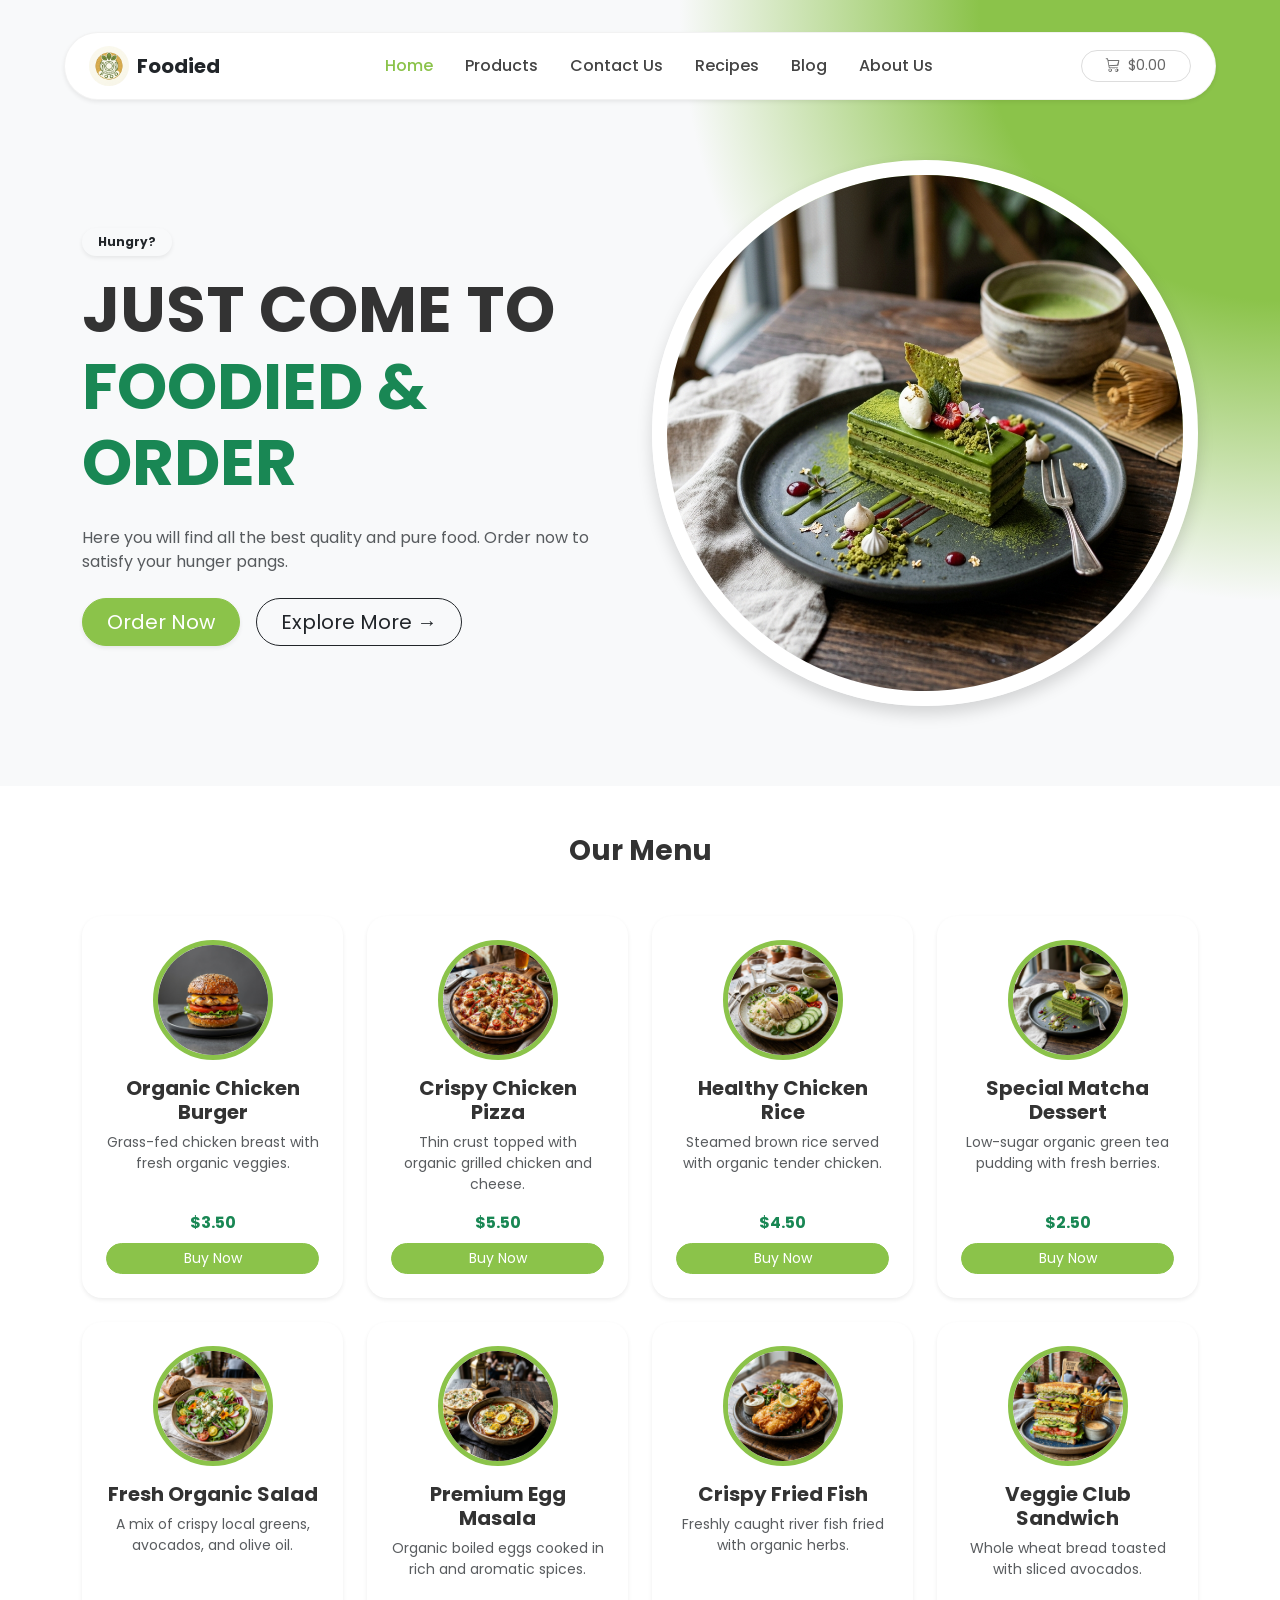
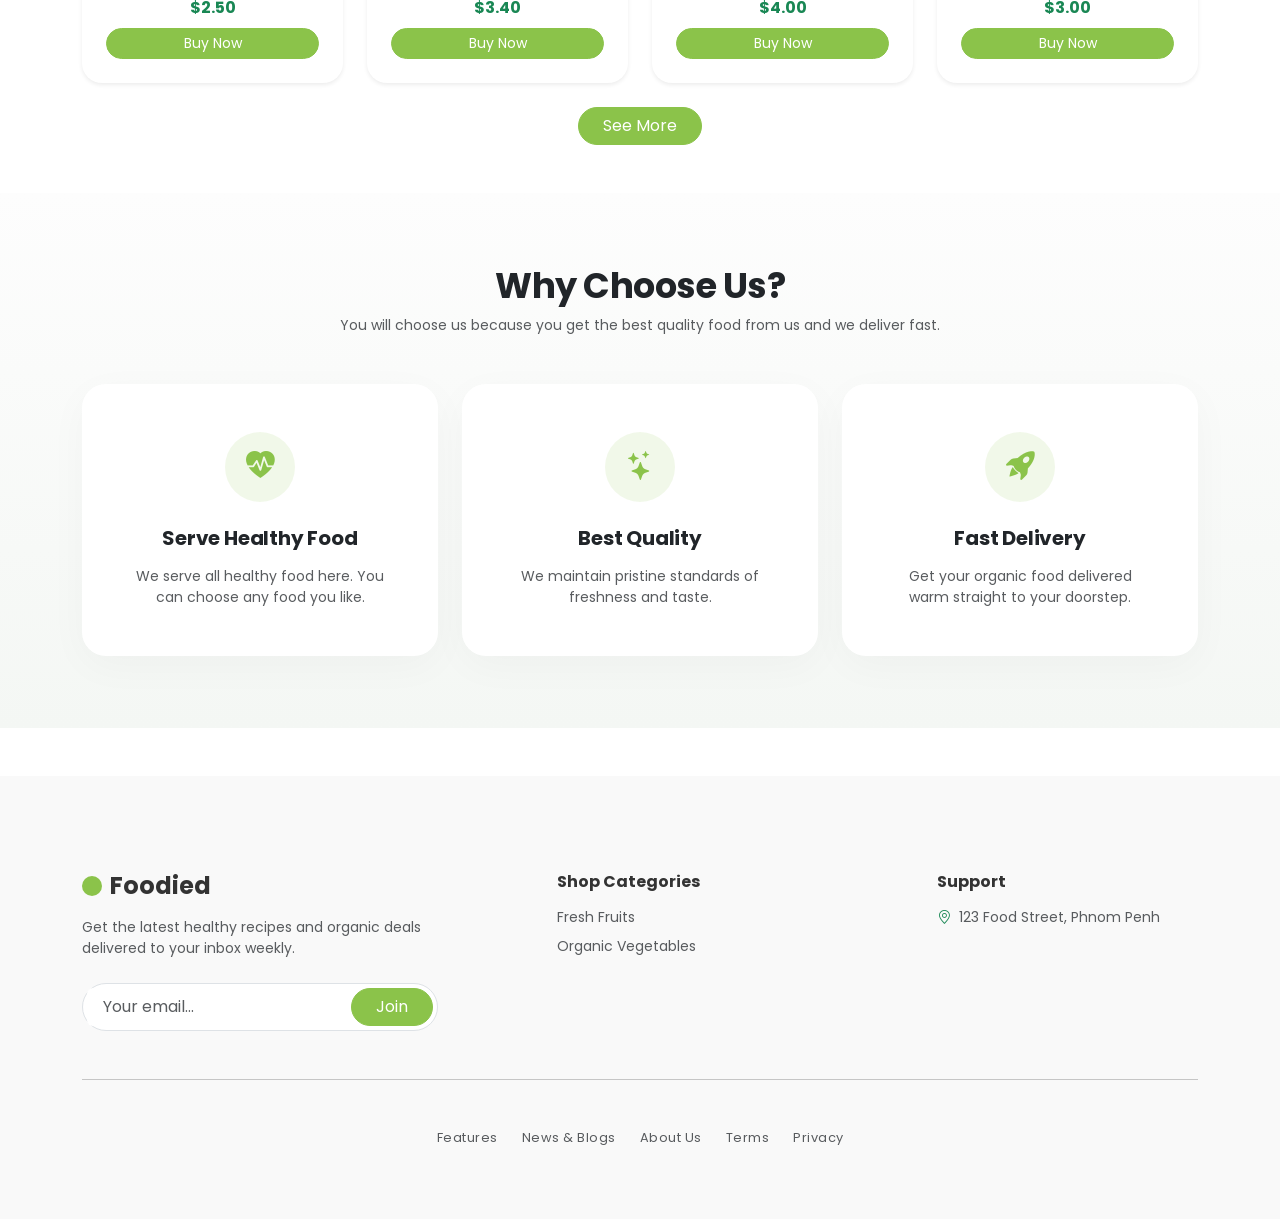
<file: index.html>
<!DOCTYPE html>
<html lang="en">
<head>
    <meta charset="UTF-8">
    <meta name="viewport" content="width=device-width, initial-scale=1.0">
    <title>Foodie - Order Now</title>
    <link href="https://cdn.jsdelivr.net/npm/bootstrap@5.3.0/dist/css/bootstrap.min.css" rel="stylesheet">
    <link rel="stylesheet" href="https://cdn.jsdelivr.net/npm/bootstrap-icons@1.11.1/font/bootstrap-icons.css">
    <link href="https://fonts.googleapis.com/css2?family=Poppins:wght@300;400;500;600;700&display=swap" rel="stylesheet">
    <!-- 💡 ភ្ជាប់បណ្ណាល័យ Animate.css -->
    <link rel="stylesheet" href="https://cdnjs.cloudflare.com/ajax/libs/animate.css/4.1.1/animate.min.css"/>
    <link rel="stylesheet" href="style.css">
    
    <style>
        /* 🎨 ស្ទីលបន្ថែមផ្តាច់មុខសម្រាប់ Custom Select Box តាមរូប edited-image.png */
        .custom-foodied-select {
            height: 48px;
            font-size: 0.95rem;
            border: 1px solid rgba(0, 0, 0, 0.08);
            background-color: #ffffff;
            color: #212529 !important;
            transition: all 0.25s cubic-bezier(0.4, 0, 0.2, 1);
        }
        .custom-foodied-select:focus {
            border-color: #198754 !important;
            box-shadow: 0 0 0 4px rgba(25, 135, 84, 0.15) !important;
            background-color: #ffffff;
        }
        .py-2-5 {
            padding-top: 0.65rem !important;
            padding-bottom: 0.65rem !important;
        }
        .ps-5 {
            padding-left: 2.85rem !important;
        }
    </style>
</head>
<body>
    <!-- Header Navigation Bar -->
    <nav class="navbar navbar-expand-lg navbar-floating mt-4">
        <div class="container bg-white shadow-sm rounded-pill py-2 px-4">
            <a class="navbar-brand d-flex align-items-center" href="index.html">
                <div class="logo-placeholder me-2">
                    <img src="image/foodlogo1.jfif" alt="Logo" class="rounded-circle" width="40px" height="40px">
                </div>
                <span class="fw-bold text-dark">Foodied</span>
            </a>
            <button class="navbar-toggler border-0 shadow-none" type="button" data-bs-toggle="collapse" data-bs-target="#navbarNav" aria-controls="navbarNav" aria-expanded="false" aria-label="Toggle navigation">
                <span class="navbar-toggler-icon"></span>
            </button>

            <div class="collapse navbar-collapse justify-content-center" id="navbarNav">
                <ul class="navbar-nav gap-2 gap-lg-3 my-2 my-lg-0">
                    <li class="nav-item"><a class="nav-link active fw-medium" href="index.html">Home</a></li> <!-- 💡 active តែនៅទំព័រ Home -->
                    <li class="nav-item"><a class="nav-link fw-medium" href="ourproduct.html">Products</a></li>
                    <li class="nav-item"><a class="nav-link fw-medium" href="contact.html">Contact Us</a></li>
                    <li class="nav-item"><a class="nav-link fw-medium" href="recipe.html">Recipes</a></li>
                    <li class="nav-item"><a class="nav-link fw-medium" href="blog.html">Blog</a></li>
                    <li class="nav-item"><a class="nav-link fw-medium" href="about.html">About Us</a></li>
                </ul>
                <div class="d-lg-none mt-2">
                    <button class="btn btn-outline-secondary rounded-pill w-100" type="button" data-bs-toggle="offcanvas" data-bs-target="#cartSidebar">
                        <i class="bi bi-cart3 me-2"></i>Cart (<span class="cart-count">0</span>) - $<span class="cart-total-nav">0.00</span>
                    </button>
                </div>
            </div>

            <div class="d-none d-lg-flex align-items-center gap-2">
                <button class="btn btn-outline-secondary rounded-pill px-4 py-1" type="button" id="currencyBtn" data-bs-toggle="offcanvas" data-bs-target="#cartSidebar">
                    <i class="bi bi-cart3 me-2"></i>$<span class="cart-total-main">0.00</span>
                </button>
            </div>
        </div>
    </nav>

    <!-- ⚡ Hero Section - ចលនារត់ពីឆ្វេងទៅស្តាំ (animate__fadeInLeft) -->
    <section class="hero-section bg-light overflow-hidden">
        <div class="container">
            <div class="row align-items-center">
                <div class="col-md-6 pt-5 pt-md-2 animate__animated animate__fadeInLeft"> 
                    <span class="badge rounded-pill bg-light text-dark mb-3 px-3 py-2 shadow-sm animate__animated animate__zoomIn animate__delay-1s">Hungry?</span>
                    <h1 class="display-3 fw-bold">JUST COME TO <br><span class="text-success">FOODIED & ORDER</span></h1>
                    <p class="text-muted my-4">Here you will find all the best quality and pure food. Order now to satisfy your hunger pangs.</p>
                    <div class="d-flex gap-3">
                        <button class="btn btn-success btn-lg rounded-pill px-4 shadow-sm">Order Now</button>
                        <button class="btn btn-outline-dark btn-lg rounded-pill px-4">Explore More &rarr;</button>
                    </div>
                </div>
                <div class="col-md-6 text-center position-relative mt-4 mt-md-0 animate__animated animate__fadeInRight">
                    <img src="image/matcha-dessert.jpg" alt="Hero Food" class="img-fluid rounded-circle border-green-main shadow">
                </div>
            </div>
        </div>
    </section>

    <!-- Our Menu Section -->
    <section class="container py-5">
        <h3 class="fw-bold text-center mb-5">Our Menu</h3>
        <div class="row g-3 g-md-4">
            
            <div class="col-6 col-md-3">
                <div class="food-card text-center p-3 p-md-4 shadow-sm border-0 h-100 d-flex flex-column justify-content-between">
                    <div>
                        <div class="img-container mb-3">
                            <img src="image/chicken-burger.jpg" class="rounded-circle border-green" alt="Organic Chicken Burger">
                        </div>
                        <h5 class="fw-bold food-title">Organic Chicken Burger</h5>
                        <p class="small text-muted mb-0 d-none d-sm-block">Grass-fed chicken breast with fresh organic veggies.</p>
                    </div>
                    <div class="card-action-area mt-3">
                        <span class="fw-bold text-success d-block mb-2">$3.50</span>
                        <button class="btn btn-success btn-sm rounded-pill px-2 px-md-3 buy-btn w-100" data-name="Organic Chicken Burger" data-price="3.50">Buy Now</button>
                    </div>
                </div>
            </div>

            <div class="col-6 col-md-3">
                <div class="food-card text-center p-3 p-md-4 shadow-sm border-0 h-100 d-flex flex-column justify-content-between">
                    <div>
                        <div class="img-container mb-3">
                            <img src="image/chicken-pizza.jpg" class="rounded-circle border-green" alt="Crispy Chicken Pizza">
                        </div>
                        <h5 class="fw-bold food-title">Crispy Chicken Pizza</h5>
                        <p class="small text-muted mb-0 d-none d-sm-block">Thin crust topped with organic grilled chicken and cheese.</p>
                    </div>
                    <div class="card-action-area mt-3">
                        <span class="fw-bold text-success d-block mb-2">$5.50</span>
                        <button class="btn btn-success btn-sm rounded-pill px-2 px-md-3 buy-btn w-100" data-name="Crispy Chicken Pizza" data-price="5.50">Buy Now</button>
                    </div>
                </div>
            </div>

            <div class="col-6 col-md-3">
                <div class="food-card text-center p-3 p-md-4 shadow-sm border-0 h-100 d-flex flex-column justify-content-between">
                    <div>
                        <div class="img-container mb-3">
                            <img src="image/chicken-rice.jpg" class="rounded-circle border-green" alt="Healthy Chicken Rice">
                        </div>
                        <h5 class="fw-bold food-title">Healthy Chicken Rice</h5>
                        <p class="small text-muted mb-0 d-none d-sm-block">Steamed brown rice served with organic tender chicken.</p>
                    </div>
                    <div class="card-action-area mt-3">
                        <span class="fw-bold text-success d-block mb-2">$4.50</span>
                        <button class="btn btn-success btn-sm rounded-pill px-2 px-md-3 buy-btn w-100" data-name="Healthy Chicken Rice" data-price="4.50">Buy Now</button>
                    </div>
                </div>
            </div>

            <div class="col-6 col-md-3">
                <div class="food-card text-center p-3 p-md-4 shadow-sm border-0 h-100 d-flex flex-column justify-content-between">
                    <div>
                        <div class="img-container mb-3">
                            <img src="image/matcha-dessert.jpg" class="rounded-circle border-green" alt="Special Matcha Dessert">
                        </div>
                        <h5 class="fw-bold food-title">Special Matcha Dessert</h5>
                        <p class="small text-muted mb-0 d-none d-sm-block">Low-sugar organic green tea pudding with fresh berries.</p>
                    </div>
                    <div class="card-action-area mt-3">
                        <span class="fw-bold text-success d-block mb-2">$2.50</span>
                        <button class="btn btn-success btn-sm rounded-pill px-2 px-md-3 buy-btn w-100" data-name="Special Matcha Dessert" data-price="2.50">Buy Now</button>
                    </div>
                </div>
            </div>

            <div class="col-6 col-md-3">
                <div class="food-card text-center p-3 p-md-4 shadow-sm border-0 h-100 d-flex flex-column justify-content-between">
                    <div>
                        <div class="img-container mb-3">
                            <img src="image/salads.jpg" class="rounded-circle border-green" alt="Fresh Organic Salad">
                        </div>
                        <h5 class="fw-bold food-title">Fresh Organic Salad</h5>
                        <p class="small text-muted mb-0 d-none d-sm-block">A mix of crispy local greens, avocados, and olive oil.</p>
                    </div>
                    <div class="card-action-area mt-3">
                        <span class="fw-bold text-success d-block mb-2">$2.50</span>
                        <button class="btn btn-success btn-sm rounded-pill px-2 px-md-3 buy-btn w-100" data-name="Fresh Organic Salad" data-price="2.50">Buy Now</button>
                    </div>
                </div>
            </div>

            <div class="col-6 col-md-3">
                <div class="food-card text-center p-3 p-md-4 shadow-sm border-0 h-100 d-flex flex-column justify-content-between">
                    <div>
                        <div class="img-container mb-3">
                            <img src="image/egg-masala.jpg" class="rounded-circle border-green" alt="Premium Egg Masala">
                        </div>
                        <h5 class="fw-bold food-title">Premium Egg Masala</h5>
                        <p class="small text-muted mb-0 d-none d-sm-block">Organic boiled eggs cooked in rich and aromatic spices.</p>
                    </div>
                    <div class="card-action-area mt-3">
                        <span class="fw-bold text-success d-block mb-2">$3.40</span>
                        <button class="btn btn-success btn-sm rounded-pill px-2 px-md-3 buy-btn w-100" data-name="Premium Egg Masala" data-price="3.40">Buy Now</button>
                    </div>
                </div>
            </div>

            <div class="col-6 col-md-3">
                <div class="food-card text-center p-3 p-md-4 shadow-sm border-0 h-100 d-flex flex-column justify-content-between">
                    <div>
                        <div class="img-container mb-3">
                            <img src="image/fried-fish.jpg" class="rounded-circle border-green" alt="Crispy Fried Fish">
                        </div>
                        <h5 class="fw-bold food-title">Crispy Fried Fish</h5>
                        <p class="small text-muted">Freshly caught river fish fried with organic herbs.</p>
                    </div>
                    <div class="card-action-area mt-3">
                        <span class="fw-bold text-success d-block mb-2">$4.00</span>
                        <button class="btn btn-success btn-sm rounded-pill px-2 px-md-3 buy-btn w-100" data-name="Crispy Fried Fish" data-price="4.00">Buy Now</button>
                    </div>
                </div>
            </div>

            <div class="col-6 col-md-3">
                <div class="food-card text-center p-3 p-md-4 shadow-sm border-0 h-100 d-flex flex-column justify-content-between">
                    <div>
                        <div class="img-container mb-3">
                            <img src="image/veggie-sandwich.jpg" class="rounded-circle border-green" alt="Veggie Club Sandwich">
                        </div>
                        <h5 class="fw-bold food-title">Veggie Club Sandwich</h5>
                        <p class="small text-muted mb-0 d-none d-sm-block">Whole wheat bread toasted with sliced avocados.</p>
                    </div>
                    <div class="card-action-area mt-3">
                        <span class="fw-bold text-success d-block mb-2">$3.00</span>
                        <button class="btn btn-success btn-sm rounded-pill px-2 px-md-3 buy-btn w-100" data-name="Veggie Club Sandwich" data-price="3.00">Buy Now</button>
                    </div>
                </div>
            </div>
            
            <div class="text-center">
                <a href="ourproduct.html" class="btn btn-success rounded-pill px-4">See More</a>            
            </div>
        </div>
    </section>
      <!-- 🛍️ Shopping Cart Offcanvas Sidebar -->
    <div class="offcanvas offcanvas-end rounded-start-4" tabindex="-1" id="cartSidebar" aria-labelledby="cartSidebarLabel">
        <div class="offcanvas-header border-bottom">
            <h5 class="offcanvas-title fw-bold" id="cartSidebarLabel"><i class="bi bi-basket3-fill text-success me-2"></i>My Cart</h5>
            <button type="button" class="btn-close shadow-none" data-bs-dismiss="offcanvas" aria-label="Close"></button>
        </div>
        <div class="offcanvas-body d-flex flex-column justify-content-between">
            <div id="cartItemsList" class="overflow-y-auto pe-2">
                <p class="text-muted text-center py-5 empty-cart-msg">Your cart is empty!</p>
            </div>
            
            <!-- 🎯 ផ្នែកជ្រើសរើសលេខតុ (Table Number Option) -->
            <div class="customer-info-form border-top pt-3 mt-2 text-start">
                <div class="mb-3 position-relative">
                    <label for="customerTable" class="form-label small fw-bold text-dark d-flex align-items-center gap-1 mb-1">
                        <span>🎯</span> សូមជ្រើសរើសលេខតុរបស់អ្នក <span class="text-danger small">*</span>
                    </label>
                    <div class="input-group input-group-sm">
                        <span class="input-group-text bg-white border-end-0 text-muted rounded-start-3"><i class="bi bi-grid-3x3-gap-fill text-success"></i></span>
                        <select id="customerTable" class="form-select border-start-0 rounded-end-3 ps-1 shadow-none" style="cursor: pointer;">
                            <option value="" selected disabled>-- ចុចទីនេះដើម្បីរើសលេខតុ --</option>
                            <option value="Table 1">🪑 Table 01</option>
                            <option value="Table 2">🪑 Table 02</option>
                            <option value="Table 3">🪑 Table 03</option>
                            <option value="Table 4">🪑 Table 04</option>
                            <option value="Table 5">🪑 Table 05</option>
                            <option value="Table 6">🪑 Table 06</option>
                            <option value="Table 7">🪑 Table 07</option>
                            <option value="Table 8">🪑 Table 08</option>
                            <option value="Table 9">🪑 Table 09</option>
                            <option value="Table 10">🪑 Table 10</option>
                        </select>
                    </div>
                </div>
            </div>

            <div class="border-top pt-3 mt-3">
                <div class="d-flex justify-content-between align-items-center mb-3">
                    <span class="fw-semibold fs-5 text-dark">Total:</span>
                    <span class="fw-bold fs-4 text-success">$<span id="cartTotalValue">0.00</span></span>
                </div>
                <button id="checkoutBtn" class="btn btn-success btn-lg rounded-pill w-100 py-2 fw-medium shadow-sm mb-2">Proceed To Checkout</button>
                <button class="btn btn-outline-danger btn-sm rounded-pill w-100 py-1" id="clearCartBtn">Clear All</button>
            </div>
        </div>
    </div>
    <!-- Why Choose Us Section -->
    <section class="py-5 bg-gradient-light">
        <div class="container text-center py-4">
            <h2 class="fw-bold mb-2 text-dark section-title-accent">Why Choose Us?</h2>
            <p class="text-muted small mx-auto mb-5" style="max-width: 600px;">You will choose us because you get the best quality food from us and we deliver fast.</p>

            <div class="row g-4 justify-content-center">
                <div class="col-md-4">
                    <div class="card premium-feature-card border-0 p-5 h-100 shadow-smooth">
                        <div class="feature-icon-wrapper mb-4 text-success bg-success-light mx-auto">
                            <i class="bi bi-heart-pulse-fill"></i>
                        </div>
                        <h5 class="fw-bold mb-3 text-dark card-heading">Serve Healthy Food</h5>
                        <p class="small text-muted mb-0 lh-base">We serve all healthy food here. You can choose any food you like.</p>
                    </div>
                </div>
                <div class="col-md-4">
                    <div class="card premium-feature-card border-0 p-5 h-100 shadow-smooth">
                        <div class="feature-icon-wrapper mb-4 text-success bg-success-light mx-auto">
                            <i class="bi bi-stars"></i>
                        </div>
                        <h5 class="fw-bold mb-3 text-dark card-heading">Best Quality</h5>
                        <p class="small text-muted mb-0 lh-base">We maintain pristine standards of freshness and taste.</p>
                    </div>
                </div>
                <div class="col-md-4">
                    <div class="card premium-feature-card border-0 p-5 h-100 shadow-smooth">
                        <div class="feature-icon-wrapper mb-4 text-success bg-success-light mx-auto">
                            <i class="bi bi-rocket-takeoff-fill"></i>
                        </div>
                        <h5 class="fw-bold mb-3 text-dark card-heading">Fast Delivery</h5>
                        <p class="small text-muted mb-0 lh-base">Get your organic food delivered warm straight to your doorstep.</p>
                    </div>
                </div>
            </div>
        </div>
    </section>

    <!-- 💡 🎉 Fix ជំនាន់ថ្មី៖ ផ្ទាំងគ្រោងកូដប្រអប់ដាស់តឿន Notification Toast ពណ៌ខ្មៅ-បៃតង ម៉ូដ Premium (ដូចទំព័រផលិតផល) -->
    <div class="toast-container position-fixed bottom-0 end-0 p-3" style="z-index: 1100;">
        <div id="cartAlertToast" class="toast align-items-center text-white bg-dark border-0 rounded-4 shadow-lg animate__animated animate__fadeInUp" role="alert" aria-live="assertive" aria-atomic="true">
            <div class="d-flex p-2">
                <div class="toast-body d-flex align-items-center gap-2">
                    <span class="fs-5">🎉</span>
                    <div class="fw-medium">
                        បានបន្ថែម <strong id="alertItemName" class="text-success"></strong> ទៅក្នុងកន្ត្រកទំនិញរបស់អ្នក!
                    </div>
                </div>
                <button type="button" class="btn-close btn-close-white m-auto me-2 shadow-none" data-bs-dismiss="toast" aria-label="Close"></button>
            </div>
        </div>
    </div>

    <!-- Footer Section -->
    <footer class="recipe-footer pt-5 mt-5">
        <div class="container py-5">
            <div class="row g-4">
                <div class="col-lg-4">
                    <div class="d-flex align-items-center mb-3">
                        <div class="footer-logo-dot me-2"></div>
                        <h4 class="fw-bold mb-0">Foodied</h4>
                    </div>
                    <p class="text-muted small mb-4">Get the latest healthy recipes and organic deals delivered to your inbox weekly.</p>
                    <div class="newsletter-pill d-flex p-1 border rounded-pill bg-white">
                        <input type="email" class="form-control border-0 shadow-none ps-3" placeholder="Your email...">
                        <button class="btn btn-success rounded-pill px-4">Join</button>
                    </div>
                </div>
                <div class="col-6 col-lg-2 offset-lg-1">
                    <h6 class="fw-bold mb-3">Shop Categories</h6>
                    <ul class="list-unstyled small text-muted">
                        <li class="mb-2"><a href="#" class="text-decoration-none text-reset">Fresh Fruits</a></li>
                        <li class="mb-2"><a href="#" class="text-decoration-none text-reset">Organic Vegetables</a></li>
                    </ul>
                </div>
                <div class="col-lg-3 offset-lg-2">
                    <h6 class="fw-bold mb-3">Support</h6>
                    <div class="d-flex align-items-center gap-2 text-muted small">
                        <i class="bi bi-geo-alt text-success"></i>
                        <span>123 Food Street, Phnom Penh</span>
                    </div>
                </div>
            </div>
            <hr class="my-5 opacity-10">
            <div class="footer-bottom-links d-flex flex-wrap justify-content-center gap-4 mb-4 text-muted x-small">
                <span>Features</span><span>News & Blogs</span><span>About Us</span><span>Terms</span><span>Privacy</span>
            </div>
        </div>
    </footer>

    <script src="https://code.jquery.com/jquery-3.6.0.min.js"></script>
    <script src="https://cdn.jsdelivr.net/npm/bootstrap@5.3.0/dist/js/bootstrap.bundle.min.js"></script>
    <script src="cart.js"></script>
    <script src="script.js"></script>
</body>
</html>
</file>
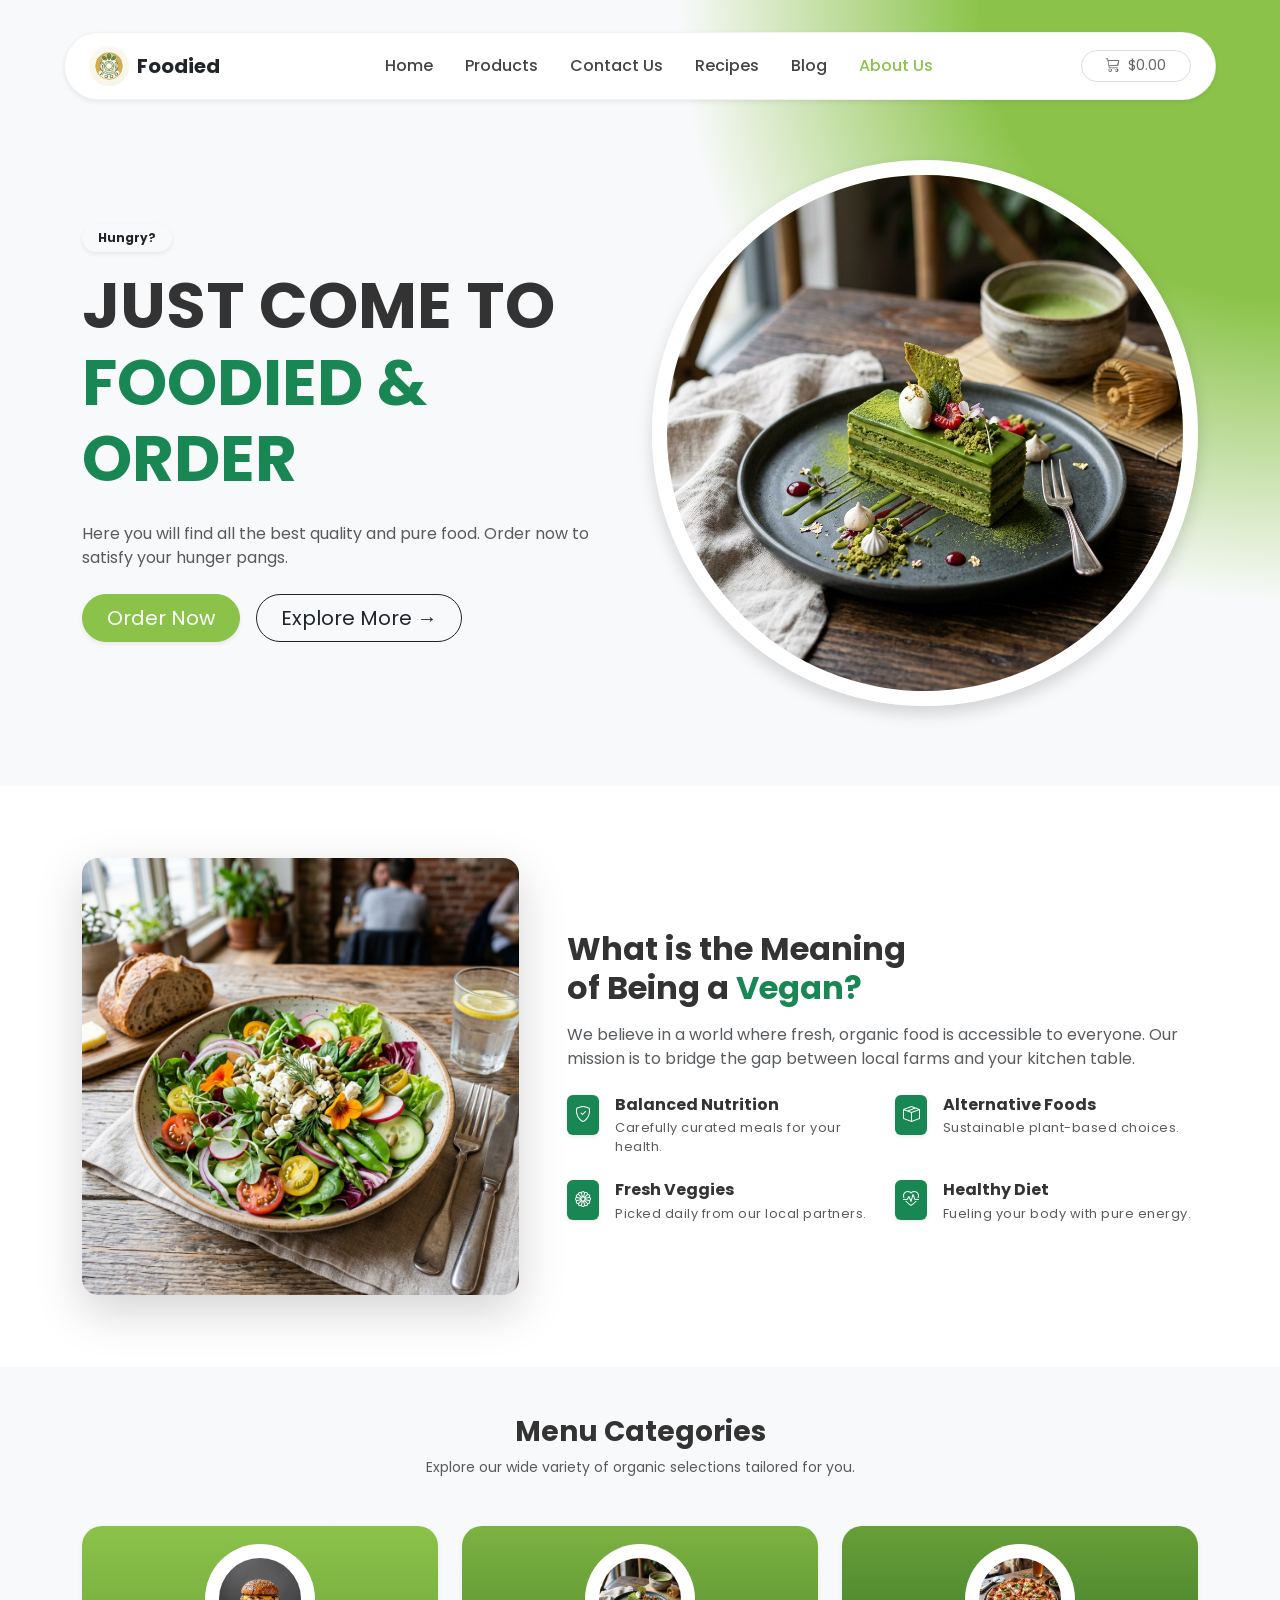
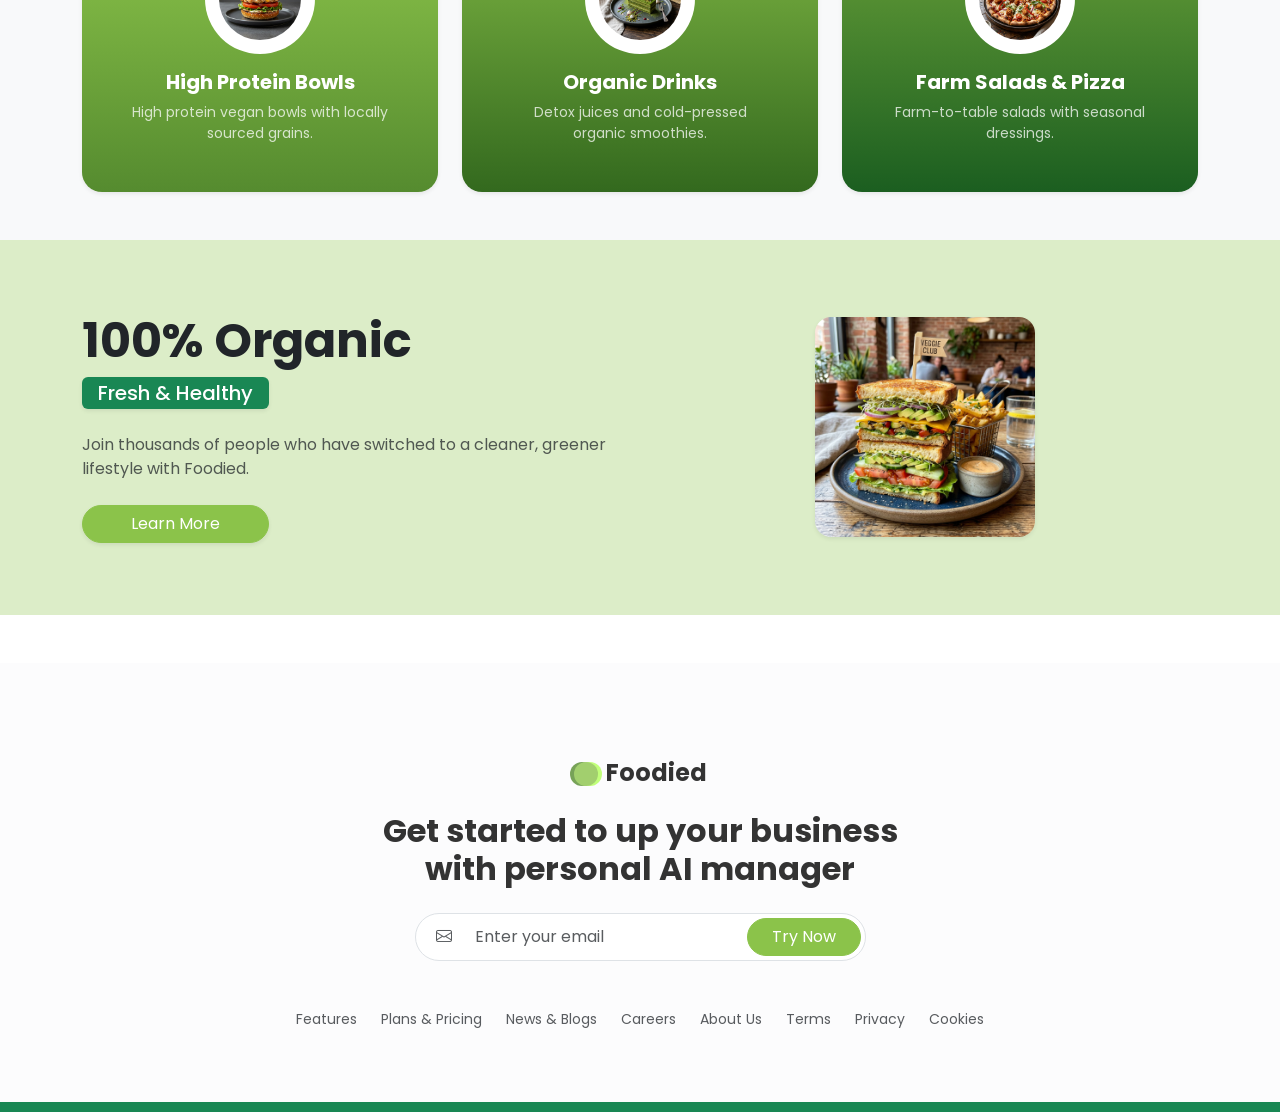
<file: about.html>
<!DOCTYPE html>
<html lang="en">
<head>
    <meta charset="UTF-8">
    <meta name="viewport" content="width=device-width, initial-scale=1.0">
    <title>Foodied - About Us</title>
    <link href="https://cdn.jsdelivr.net/npm/bootstrap@5.3.0/dist/css/bootstrap.min.css" rel="stylesheet">
    <link rel="stylesheet" href="https://cdn.jsdelivr.net/npm/bootstrap-icons@1.11.1/font/bootstrap-icons.css">
    <link href="https://fonts.googleapis.com/css2?family=Poppins:wght@300;400;500;600;700&display=swap" rel="stylesheet">
     <!-- 💡 ភ្ជាប់បណ្ណាល័យ Animate.css -->
    <link rel="stylesheet" href="https://cdnjs.cloudflare.com/ajax/libs/animate.css/4.1.1/animate.min.css"/>
    <link rel="stylesheet" href="style.css">
    
    <style>
        /* 🎨 ស្ទីលបន្ថែមផ្តាច់មុខសម្រាប់ Custom Select Box តាមរូប edited-image.png */
        .custom-foodied-select {
            height: 48px;
            font-size: 0.95rem;
            border: 1px solid rgba(0, 0, 0, 0.08);
            background-color: #ffffff;
            color: #212529 !important;
            transition: all 0.25s cubic-bezier(0.4, 0, 0.2, 1);
        }
        .custom-foodied-select:focus {
            border-color: #198754 !important;
            box-shadow: 0 0 0 4px rgba(25, 135, 84, 0.15) !important;
            background-color: #ffffff;
        }
        .py-2-5 {
            padding-top: 0.65rem !important;
            padding-bottom: 0.65rem !important;
        }
        .ps-5 {
            padding-left: 2.85rem !important;
        }
    </style>
</head>
<body>

    <!-- ⚡ Header Navigation Bar (Fixed & Responsive) -->
    <nav class="navbar navbar-expand-lg navbar-floating mt-4">
        <div class="container bg-white shadow-sm rounded-pill py-2 px-4">
            <a class="navbar-brand d-flex align-items-center" href="index.html">
                <div class="logo-placeholder me-2">
                    <img src="image/foodlogo1.jfif" alt="Logo" class="rounded-circle" width="40px" height="40px">
                </div>
                <span class="fw-bold text-dark">Foodied</span>
            </a>

            <button class="navbar-toggler border-0 shadow-none" type="button" data-bs-toggle="collapse" data-bs-target="#navbarNav">
                <span class="navbar-toggler-icon"></span>
            </button>

            <div class="collapse navbar-collapse justify-content-center" id="navbarNav">
                <ul class="navbar-nav gap-2 gap-lg-3 my-2 my-lg-0">
                    <li class="nav-item"><a class="nav-link fw-medium" href="index.html">Home</a></li>
                    <li class="nav-item"><a class="nav-link fw-medium" href="ourproduct.html">Products</a></li>
                    <li class="nav-item"><a class="nav-link fw-medium" href="contact.html">Contact Us</a></li>
                    <li class="nav-item"><a class="nav-link fw-medium" href="recipe.html">Recipes</a></li>
                    <li class="nav-item"><a class="nav-link fw-medium" href="blog.html">Blog</a></li>
                    <li class="nav-item"><a class="nav-link active fw-medium" href="about.html">About Us</a></li> <!-- 💡 Fix: Active តែលើ About Us ប៉ុណ្ណោះ -->
                </ul>
                <!-- ប៊ូតុង Cart លើ Mobile -->
                <div class="d-lg-none mt-2">
                    <button class="btn btn-outline-secondary rounded-pill w-100" type="button" data-bs-toggle="offcanvas" data-bs-target="#cartSidebar">
                        <i class="bi bi-cart3 me-2"></i>Cart (<span class="cart-count">0</span>) - $<span class="cart-total-nav">0.00</span>
                    </button>
                </div>
            </div>

            <!-- ប៊ូតុង Cart លើ Desktop -->
            <div class="d-none d-lg-flex align-items-center gap-2">
                <button class="btn btn-outline-secondary rounded-pill px-4 py-1" type="button" id="currencyBtn" data-bs-toggle="offcanvas" data-bs-target="#cartSidebar">
                    <i class="bi bi-cart3 me-2"></i>$<span class="cart-total-main">0.00</span>
                </button>
            </div>
        </div>
    </nav>

    <!-- Hero Section -->
    <section class="hero-section bg-light">
        <div class="container animate__animated animate__fadeIn">
            <div class="row align-items-center">
                <div class="col-md-6">
                    <span class="badge rounded-pill bg-light text-dark mb-3 px-3 py-2 shadow-sm">Hungry?</span>
                    <h1 class="display-3 fw-bold">JUST COME TO <br><span class="text-success">FOODIED & ORDER</span></h1>
                    <p class="text-muted my-4">Here you will find all the best quality and pure food. Order now to satisfy your hunger pangs.</p>
                    <div class="d-flex gap-3">
                        <button class="btn btn-success btn-lg rounded-pill px-4 shadow-sm">Order Now</button>
                        <button class="btn btn-outline-dark btn-lg rounded-pill px-4">Explore More &rarr;</button>
                    </div>
                </div>
                <div class="col-md-6 text-center position-relative mt-4 mt-md-0">
                    <img src="image/matcha-dessert.jpg" alt="Hero Food" class="img-fluid rounded-circle border-green-main shadow">
                </div>
            </div>
        </div>
    </section>

    <!-- Meaning of Vegan Section -->
    <section class="container py-5 my-4">
        <div class="row align-items-center g-5">
            <div class="col-md-5 text-center animate__animated animate__fadeInLeft">
                <img src="image/salads.jpg" class="img-fluid rounded-4 shadow-lg w-100" style="max-height: 450px; object-fit: cover;" alt="Our Mission Team">
            </div>
            <div class="col-md-7 animate__animated animate__fadeInRight">
                <h2 class="fw-bold mb-3">What is the Meaning <br> of Being a <span class="text-success">Vegan?</span></h2>
                <p class="text-muted mb-4">We believe in a world where fresh, organic food is accessible to everyone. Our mission is to bridge the gap between local farms and your kitchen table.</p>
                
                <div class="row g-4">
                    <div class="col-6 d-flex align-items-start gap-3">
                        <div class="bg-success text-white rounded p-2 shadow-sm"><i class="bi bi-shield-check"></i></div>
                        <div>
                            <h6 class="fw-bold mb-1">Balanced Nutrition</h6>
                            <p class="x-small text-muted mb-0">Carefully curated meals for your health.</p>
                        </div>
                    </div>
                    <div class="col-6 d-flex align-items-start gap-3">
                        <div class="bg-success text-white rounded p-2 shadow-sm"><i class="bi bi-box-seam"></i></div>
                        <div>
                            <h6 class="fw-bold mb-1">Alternative Foods</h6>
                            <p class="x-small text-muted mb-0">Sustainable plant-based choices.</p>
                        </div>
                    </div>
                    <div class="col-6 d-flex align-items-start gap-3">
                        <div class="bg-success text-white rounded p-2 shadow-sm"><i class="bi bi-flower1"></i></div>
                        <div>
                            <h6 class="fw-bold mb-1">Fresh Veggies</h6>
                            <p class="x-small text-muted mb-0">Picked daily from our local partners.</p>
                        </div>
                    </div>
                    <div class="col-6 d-flex align-items-start gap-3">
                        <div class="bg-success text-white rounded p-2 shadow-sm"><i class="bi bi-heart-pulse"></i></div>
                        <div>
                            <h6 class="fw-bold mb-1">Healthy Diet</h6>
                            <p class="x-small text-muted mb-0">Fueling your body with pure energy.</p>
                        </div>
                    </div>
                </div>
            </div>
        </div>
    </section>

    <!-- Menu Categories Section -->
    <section class="bg-light py-5">
        <div class="container text-center">
            <h3 class="fw-bold mb-2">Menu Categories</h3>
            <p class="text-muted small mb-5">Explore our wide variety of organic selections tailored for you.</p>
            
            <div class="row g-4">
                <div class="col-md-4">
                    <div class="category-card-v2 p-5 text-white rounded position-relative overflow-hidden shadow-sm" style="background: linear-gradient(180deg, #8bc34a 0%, #558b2f 100%); border-radius: 20px !important;">
                        <div class="cat-circle mb-3 mx-auto">
                            <img src="image/chicken-burger.jpg" class="rounded-circle border border-white border-4 animate__animated animate__zoomIn" width="90" height="90" style="object-fit: cover;">
                        </div>
                        <h5 class="fw-bold">High Protein Bowls</h5>
                        <p class="small opacity-75 mb-0">High protein vegan bowls with locally sourced grains.</p>
                    </div>
                </div>
                <div class="col-md-4">
                    <div class="category-card-v2 p-5 text-white rounded position-relative overflow-hidden shadow-sm" style="background: linear-gradient(180deg, #7cb342 0%, #33691e 100%); border-radius: 20px !important;">
                        <div class="cat-circle mb-3 mx-auto">
                            <img src="image/matcha-dessert.jpg" class="rounded-circle border border-white border-4 animate__animated animate__zoomIn" width="90" height="90" style="object-fit: cover;">
                        </div>
                        <h5 class="fw-bold">Organic Drinks</h5>
                        <p class="small opacity-75 mb-0">Detox juices and cold-pressed organic smoothies.</p>
                    </div>
                </div>
                <div class="col-md-4">
                    <div class="category-card-v2 p-5 text-white rounded position-relative overflow-hidden shadow-sm" style="background: linear-gradient(180deg, #689f38 0%, #1b5e20 100%); border-radius: 20px !important;">
                        <div class="cat-circle mb-3 mx-auto">
                            <img src="image/chicken-pizza.jpg" class="rounded-circle border border-white border-4 animate__animated animate__zoomIn" width="90" height="90" style="object-fit: cover;">
                        </div>
                        <h5 class="fw-bold">Farm Salads & Pizza</h5>
                        <p class="small opacity-75 mb-0">Farm-to-table salads with seasonal dressings.</p>
                    </div>
                </div>
            </div>
        </div>
    </section>

    <!-- Organic Banner Section -->
    <section class="organic-banner py-5" style="background-color: #dcedc8;">
        <div class="container py-4">
            <div class="row align-items-center">
                <div class="col-md-6 animate__animated animate__fadeInLeft">
                    <h2 class="display-5 fw-bold text-dark">100% Organic</h2>
                    <h3 class="bg-success d-inline-block text-white px-3 py-1 rounded fs-5 fw-medium shadow-sm">Fresh & Healthy</h3>
                    <p class="mt-3 text-muted">Join thousands of people who have switched to a cleaner, greener lifestyle with Foodied.</p>
                    <button class="btn btn-success rounded-pill px-5 mt-2 shadow-sm">Learn More</button>
                </div>
                <div class="col-md-6 d-none d-md-block text-center animate__animated animate__fadeInRight">
                    <img src="image/veggie-sandwich.jpg" class="img-fluid rounded-4 shadow-sm opacity-90" style="max-height: 220px; object-fit: cover;" alt="Vegetable Medley">
                </div>
            </div>
        </div>
    </section>

    <!-- 🛍️ Shopping Cart Offcanvas Sidebar -->
    <div class="offcanvas offcanvas-end rounded-start-4" tabindex="-1" id="cartSidebar" aria-labelledby="cartSidebarLabel">
        <div class="offcanvas-header border-bottom">
            <h5 class="offcanvas-title fw-bold" id="cartSidebarLabel"><i class="bi bi-basket3-fill text-success me-2"></i>My Cart</h5>
            <button type="button" class="btn-close shadow-none" data-bs-dismiss="offcanvas" aria-label="Close"></button>
        </div>
        <div class="offcanvas-body d-flex flex-column justify-content-between">
            <div id="cartItemsList" class="overflow-y-auto pe-2">
                <p class="text-muted text-center py-5 empty-cart-msg">Your cart is empty!</p>
            </div>
            
            <!-- 🎯 ✨ Fix ជំនាន់ថ្មី៖ ផ្ទាំងជ្រើសរើសលេខតុ ម៉ូដ Premium Custom Design (រចនាតាមរូប edited-image.png) -->
            <div class="table-selection-wrapper border-top pt-3 mt-2 text-start">
                <div class="mb-3 position-relative">
                    <label for="customerTable" class="form-label small fw-bold text-dark d-flex align-items-center gap-1 mb-2">
                        <span>🎯</span> សូមជ្រើសរើសលេខតុរបស់អ្នក <span class="text-danger small">*</span>
                    </label>
                    <div class="custom-select-container position-relative">
                        <select id="customerTable" class="form-select custom-foodied-select shadow-sm py-2-5 ps-5 rounded-3 fw-medium text-dark" style="cursor: pointer; -webkit-appearance: none; appearance: none;">
                            <option value="" selected disabled>-- សូមចុចជ្រើសរើសលេខតុ (Table 01-10) --</option>
                            <option value="Table 1">🪑 Table 01 (តុទី ០១)</option>
                            <option value="Table 2">🪑 Table 02 (តុទី ០២)</option>
                            <option value="Table 3">🪑 Table 03 (តុទី ០៣)</option>
                            <option value="Table 4">🪑 Table 04 (តុទី ០៤)</option>
                            <option value="Table 5">🪑 Table 05 (តុទី ០៥)</option>
                            <option value="Table 6">🪑 Table 06 (តុទី ០៦)</option>
                            <option value="Table 7">🪑 Table 07 (តុទី ០៧)</option>
                            <option value="Table 8">🪑 Table 08 (តុទី ០៨)</option>
                            <option value="Table 9">🪑 Table 09 (តុទី ០៩)</option>
                            <option value="Table 10">🪑 Table 10 (តុទី ១០)</option>
                        </select>
                        <span class="select-left-icon position-absolute top-50 translate-middle-y text-success fs-5 ps-3" style="pointer-events: none; left: 0;">
                            <i class="bi bi-grid-3x3-gap-fill"></i>
                        </span>
                        <span class="select-right-arrow position-absolute top-50 translate-middle-y text-muted pe-3" style="pointer-events: none; right: 0;">
                            <i class="bi bi-chevron-down fs-6 fw-bold"></i>
                        </span>
                    </div>
                </div>
            </div>

            <div class="border-top pt-3 mt-3">
                <div class="d-flex justify-content-between align-items-center mb-3">
                    <span class="fw-semibold fs-5 text-dark">Total:</span>
                    <span class="fw-bold fs-4 text-success">$<span id="cartTotalValue">0.00</span></span>
                </div>
                <button id="checkoutBtn" class="btn btn-success btn-lg rounded-pill w-100 py-2 fw-medium shadow-sm mb-2">Proceed To Checkout</button>
                <button class="btn btn-outline-danger btn-sm rounded-pill w-100 py-1" id="clearCartBtn">Clear All</button>
            </div>
        </div>
    </div>

    <!-- Footer Section -->
    <footer class="footer-section pt-5 mt-5">
        <div class="container text-center py-5">
            <div class="d-flex justify-content-center align-items-center mb-4">
                <div class="footer-logo-icon me-2"></div>
                <span class="fw-bold h4 mb-0">Foodied</span>
            </div>

            <h2 class="fw-bold mb-4">Get started to up your business <br> with personal AI manager</h2>

            <div class="row justify-content-center mb-5">
                <div class="col-md-6 col-lg-5">
                    <div class="newsletter-form d-flex align-items-center p-1 bg-white border rounded-pill">
                        <div class="input-group">
                            <span class="input-group-text border-0 bg-transparent ps-3">
                                <i class="bi bi-envelope text-muted"></i>
                            </span>
                            <input type="email" class="form-control border-0 shadow-none" placeholder="Enter your email">
                            <button class="btn btn-success rounded-pill px-4 ms-2" type="button">Try Now</button>
                        </div>
                    </div>
                </div>
            </div>

            <div class="footer-links d-flex flex-wrap justify-content-center gap-4 mb-4">
                <a href="#" class="text-decoration-none text-muted small">Features</a>
                <a href="#" class="text-decoration-none text-muted small">Plans & Pricing</a>
                <a href="#" class="text-decoration-none text-muted small">News & Blogs</a>
                <a href="#" class="text-decoration-none text-muted small">Careers</a>
                <a href="about.html" class="text-decoration-none text-muted small">About Us</a>
                <a href="#" class="text-decoration-none text-muted small">Terms</a>
                <a href="#" class="text-decoration-none text-muted small">Privacy</a>
                <a href="#" class="text-decoration-none text-muted small">Cookies</a>
            </div>
        </div>
        
        <div class="footer-bottom-bar bg-success" style="height: 10px; width: 100%;"></div>
    </footer>

    <script src="https://code.jquery.com/jquery-3.6.0.min.js"></script>
    <script src="https://cdn.jsdelivr.net/npm/bootstrap@5.3.0/dist/js/bootstrap.bundle.min.js"></script>
    <script src="cart.js?v=1.1"></script>
    <script src="script.js"></script>
</body>
</html>
</file>
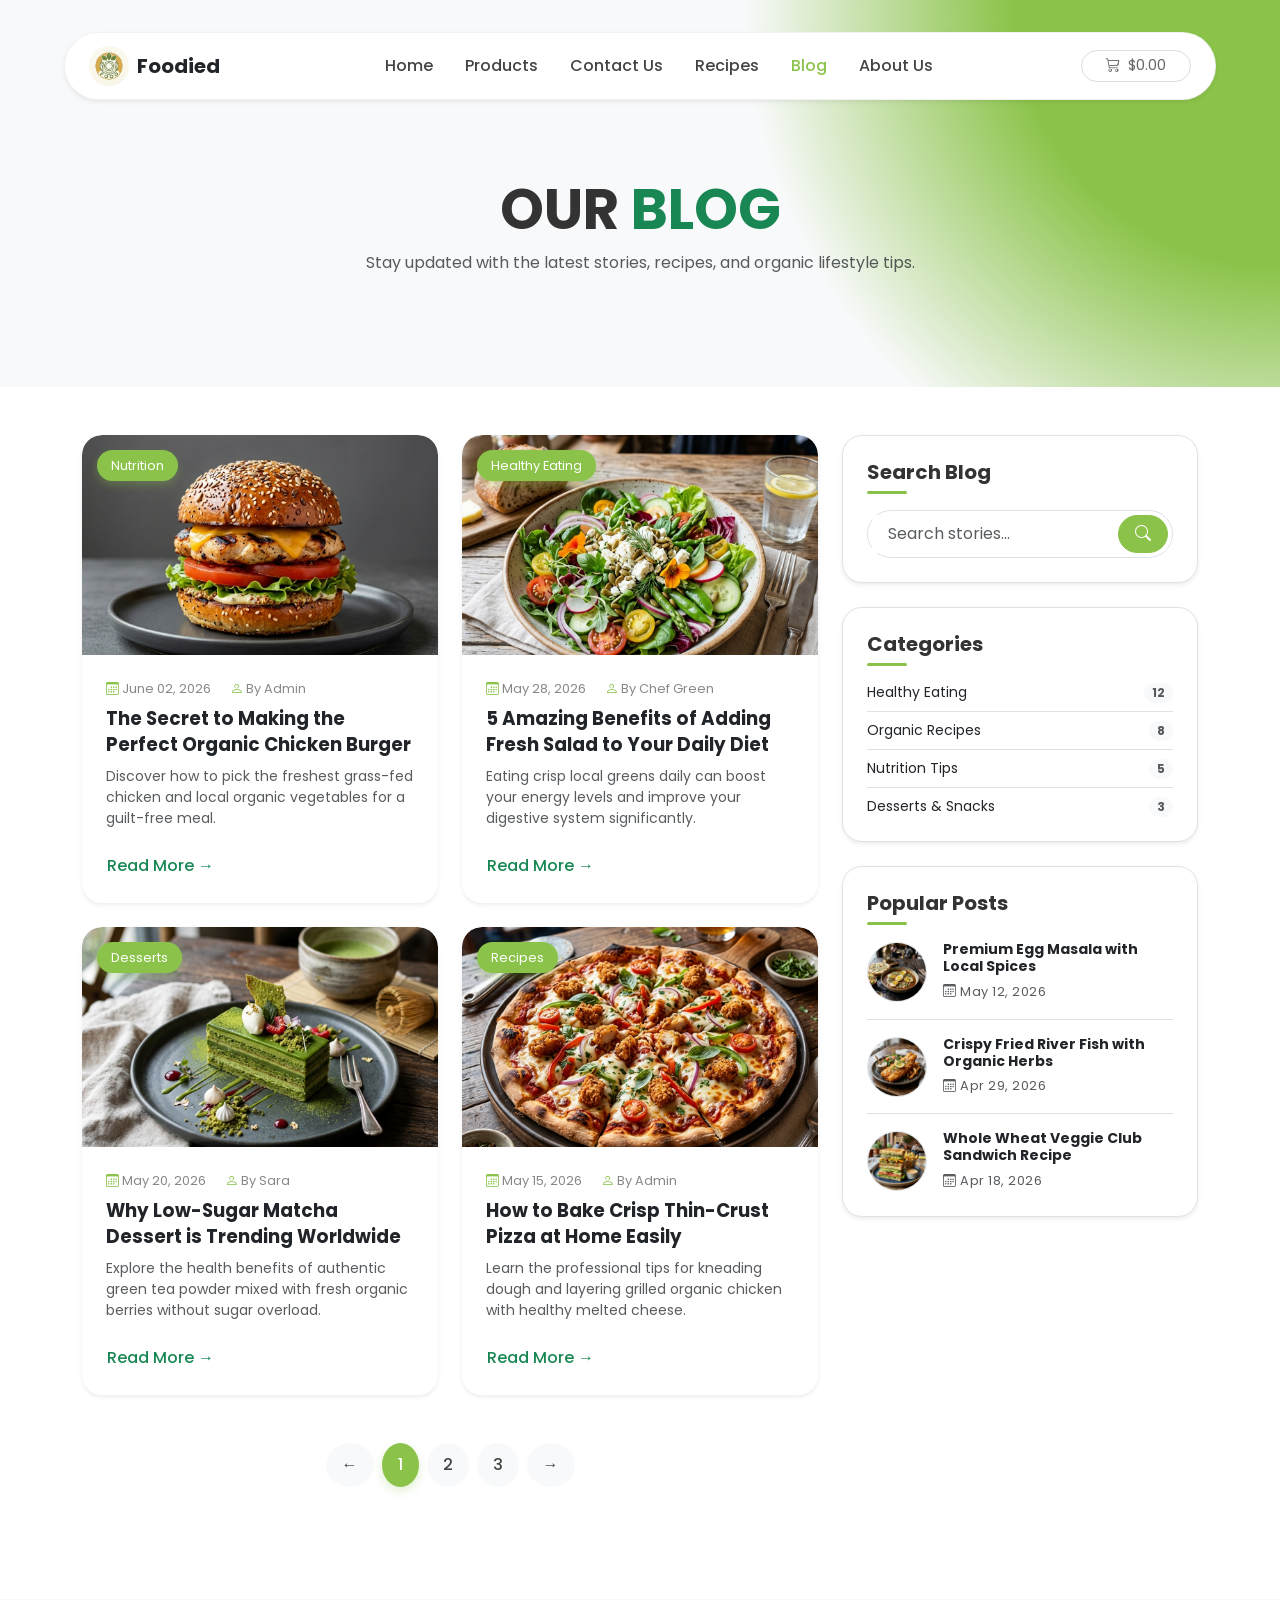
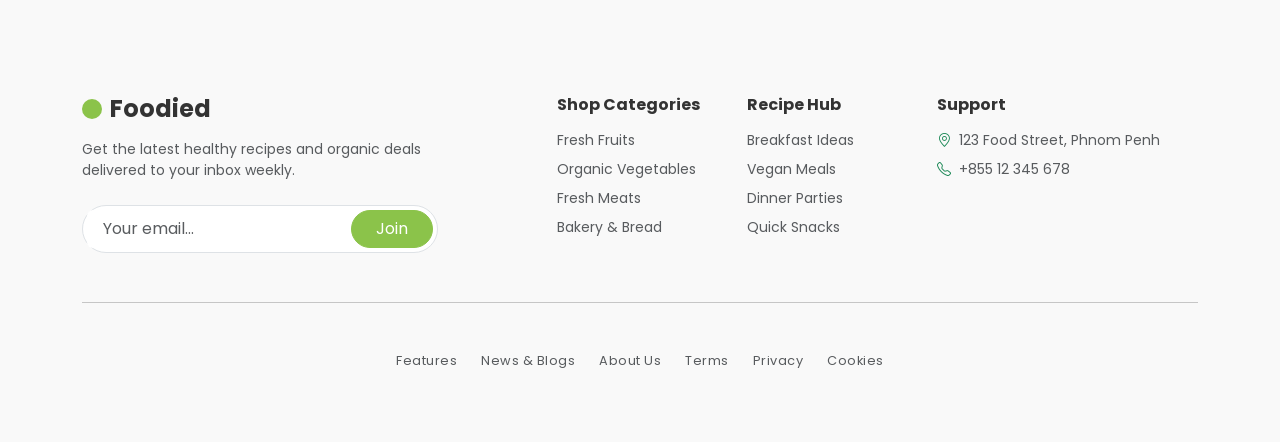
<file: blog.html>
<!DOCTYPE html>
<html lang="en">
<head>
    <meta charset="UTF-8">
    <meta name="viewport" content="width=device-width, initial-scale=1.0">
    <title>Foodied - Our Blog</title>
    <!-- Bootstrap 5 CSS -->
    <link href="https://cdn.jsdelivr.net/npm/bootstrap@5.3.0/dist/css/bootstrap.min.css" rel="stylesheet">
    <!-- Bootstrap Icons -->
    <link rel="stylesheet" href="https://cdn.jsdelivr.net/npm/bootstrap-icons@1.11.1/font/bootstrap-icons.css">
    <!-- Google Fonts -->
    <link href="https://fonts.googleapis.com/css2?family=Poppins:wght@300;400;500;600;700&display=swap" rel="stylesheet">
    <!-- 💡 ភ្ជាប់បណ្ណាល័យ Animate.css -->
    <link rel="stylesheet" href="https://cdnjs.cloudflare.com/ajax/libs/animate.css/4.1.1/animate.min.css"/>
    <!-- ហៅឯកសារ CSS មកប្រើប្រាស់ -->
    <link rel="stylesheet" href="style.css">
    
    <!-- 🎨 បន្ថែម Style ជំនួយឱ្យ Blog Card និង Sidebar កាន់តែប្រណីតពេល Hover -->
    <style>
        .blog-card {
            transition: all 0.35s cubic-bezier(0.4, 0, 0.2, 1);
            border-radius: 20px;
            overflow: hidden;
        }
        .blog-card:hover {
            transform: translateY(-8px);
            box-shadow: 0 15px 30px rgba(25, 135, 84, 0.12) !important;
        }
        .blog-img-box {
            position: relative;
            overflow: hidden;
            border-radius: 20px 20px 0 0;
        }
        .blog-card:hover .card-img-top {
            transform: scale(1.06);
        }
        .card-img-top {
            transition: transform 0.5s ease;
        }
        .sidebar-box {
            border-radius: 20px;
            border: 1px solid rgba(0,0,0,0.03);
            transition: all 0.3s ease;
        }
        .sidebar-box:hover {
            box-shadow: 0 10px 25px rgba(0,0,0,0.05) !important;
        }
        .hover-green {
            transition: color 0.2s ease;
        }
        .hover-green:hover {
            color: #198754 !important;
            padding-left: 4px;
        }
        li.d-flex {
            transition: all 0.2s ease;
        }
    </style>
</head>
<body>
    <!-- Header Navigation -->
    <nav class="navbar navbar-expand-lg navbar-floating mt-4">
        <div class="container bg-white shadow-sm rounded-pill py-2 px-4">
            <a class="navbar-brand d-flex align-items-center" href="index.html">
                <div class="logo-placeholder me-2">
                    <img src="image/foodlogo1.jfif" alt="Logo" class="rounded-circle" width="40px" height="40px">
                </div>
                <span class="fw-bold text-dark">Foodied</span>
            </a>

            <button class="navbar-toggler border-0 shadow-none" type="button" data-bs-toggle="collapse" data-bs-target="#navbarNav" aria-controls="navbarNav" aria-expanded="false" aria-label="Toggle navigation">
                <span class="navbar-toggler-icon"></span>
            </button>

            <div class="collapse navbar-collapse justify-content-center" id="navbarNav">
                <ul class="navbar-nav gap-2 gap-lg-3 my-2 my-lg-0">
                    <li class="nav-item"><a class="nav-link fw-medium" href="index.html">Home</a></li>
                    <li class="nav-item"><a class="nav-link fw-medium" href="ourproduct.html">Products</a></li>
                    <li class="nav-item"><a class="nav-link fw-medium" href="contact.html">Contact Us</a></li>
                    <li class="nav-item"><a class="nav-link fw-medium" href="recipe.html">Recipes</a></li>
                    <li class="nav-item"><a class="nav-link active fw-medium" href="blog.html">Blog</a></li> <!-- 💡 Fix: ឱ្យ active តែលើ Blog ទំព័រនេះ -->
                    <li class="nav-item"><a class="nav-link fw-medium" href="about.html">About Us</a></li>
                </ul>
                <div class="d-lg-none mt-2">
                    <button class="btn btn-outline-secondary rounded-pill w-100" type="button" data-bs-toggle="offcanvas" data-bs-target="#cartSidebar">
                        <i class="bi bi-cart3 me-2"></i>Cart (<span class="cart-count">0</span>) - $<span class="cart-total-nav">0.00</span>
                    </button>
                </div>
            </div>

            <div class="d-none d-lg-flex align-items-center gap-2">
                <button class="btn btn-outline-secondary rounded-pill px-4 py-1" type="button" id="currencyBtn" data-bs-toggle="offcanvas" data-bs-target="#cartSidebar">
                    <i class="bi bi-cart3 me-2"></i>$<span class="cart-total-main">0.00</span>
                </button>
            </div>
        </div>
    </nav>

    <!-- ⚡ Blog Banner Section - បន្ថែមចលនាស្រទន់ដេញចុះក្រោម -->
    <section class="hero-section bg-light text-center overflow-hidden py-10 animate__animated animate__fadeInDown">
        <div class="container py-3">
            <h1 class="display-4 fw-bold text-uppercase mb-2">Our <span class="text-success">Blog</span></h1>
            <p class="text-muted animate__animated animate__fadeInUp animate__delay-1s">Stay updated with the latest stories, recipes, and organic lifestyle tips.</p>
        </div>
    </section>

    <!-- Main Blog Content Section -->
    <div class="container py-5">
        <div class="row g-4">
            
            <!-- ផ្នែកខាងឆ្វេង៖ បញ្ជីអត្ថបទ (Blog Posts Grid) -->
            <div class="col-lg-8">
                <div class="row g-4">
                    
                    <!-- អត្ថបទទី ១ - អណ្ដែតឡើងថ្នមៗ -->
                    <div class="col-md-6 animate__animated animate__fadeInUp animate__fast">
                        <div class="blog-card card border-0 shadow-sm h-100">
                            <div class="blog-img-box">
                                <img src="image/chicken-burger.jpg" class="card-img-top" alt="Healthy Secret">
                                <span class="blog-badge">Nutrition</span>
                            </div>
                            <div class="card-body p-4">
                                <div class="blog-meta mb-2">
                                    <span><i class="bi bi-calendar3"></i> June 02, 2026</span>
                                    <span class="ms-3"><i class="bi bi-person"></i> By Admin</span>
                                </div>
                                <h5 class="fw-bold blog-title"><a href="blogdetail.html" class="text-decoration-none text-dark">The Secret to Making the Perfect Organic Chicken Burger</a></h5>
                                <p class="text-muted small mb-4">Discover how to pick the freshest grass-fed chicken and local organic vegetables for a guilt-free meal.</p>
                                <a href="blogdetail.html" class="btn btn-link text-success p-0 fw-medium text-decoration-none">Read More &rarr;</a>
                            </div>
                        </div>
                    </div>

                    <!-- អត្ថបទទី ២ - អណ្ដែតឡើងជាមួយ Delay បន្តិច -->
                    <div class="col-md-6 animate__animated animate__fadeInUp animate__fast" style="animation-delay: 0.2s;">
                        <div class="blog-card card border-0 shadow-sm h-100">
                            <div class="blog-img-box">
                                <img src="image/salads.jpg" class="card-img-top" alt="Salad Benefit">
                                <span class="blog-badge">Healthy Eating</span>
                            </div>
                            <div class="card-body p-4">
                                <div class="blog-meta mb-2">
                                    <span><i class="bi bi-calendar3"></i> May 28, 2026</span>
                                    <span class="ms-3"><i class="bi bi-person"></i> By Chef Green</span>
                                </div>
                                <h5 class="fw-bold blog-title"><a href="blogdetail.html" class="text-decoration-none text-dark">5 Amazing Benefits of Adding Fresh Salad to Your Daily Diet</a></h5>
                                <p class="text-muted small mb-4">Eating crisp local greens daily can boost your energy levels and improve your digestive system significantly.</p>
                                <a href="blogdetail.html" class="btn btn-link text-success p-0 fw-medium text-decoration-none">Read More &rarr;</a>
                            </div>
                        </div>
                    </div>

                    <!-- អត្ថបទទី ៣ - អណ្ដែតឡើងជាមួយ Delay បន្ថែម -->
                    <div class="col-md-6 animate__animated animate__fadeInUp animate__fast" style="animation-delay: 0.4s;">
                        <div class="blog-card card border-0 shadow-sm h-100">
                            <div class="blog-img-box">
                                <img src="image/matcha-dessert.jpg" class="card-img-top" alt="Matcha Trend">
                                <span class="blog-badge">Desserts</span>
                            </div>
                            <div class="card-body p-4">
                                <div class="blog-meta mb-2">
                                    <span><i class="bi bi-calendar3"></i> May 20, 2026</span>
                                    <span class="ms-3"><i class="bi bi-person"></i> By Sara</span>
                                </div>
                                <h5 class="fw-bold blog-title"><a href="blogdetail.html" class="text-decoration-none text-dark">Why Low-Sugar Matcha Dessert is Trending Worldwide</a></h5>
                                <p class="text-muted small mb-4">Explore the health benefits of authentic green tea powder mixed with fresh organic berries without sugar overload.</p>
                                <a href="blogdetail.html" class="btn btn-link text-success p-0 fw-medium text-decoration-none">Read More &rarr;</a>
                            </div>
                        </div>
                    </div>

                    <!-- អត្ថបទទី ៤ - អណ្ដែតឡើងជាបន្តចុងក្រោយ -->
                    <div class="col-md-6 animate__animated animate__fadeInUp animate__fast" style="animation-delay: 0.6s;">
                        <div class="blog-card card border-0 shadow-sm h-100">
                            <div class="blog-img-box">
                                <img src="image/chicken-pizza.jpg" class="card-img-top" alt="Organic Pizza">
                                <span class="blog-badge">Recipes</span>
                            </div>
                            <div class="card-body p-4">
                                <div class="blog-meta mb-2">
                                    <span><i class="bi bi-calendar3"></i> May 15, 2026</span>
                                    <span class="ms-3"><i class="bi bi-person"></i> By Admin</span>
                                </div>
                                <h5 class="fw-bold blog-title"><a href="blogdetail.html" class="text-decoration-none text-dark">How to Bake Crisp Thin-Crust Pizza at Home Easily</a></h5>
                                <p class="text-muted small mb-4">Learn the professional tips for kneading dough and layering grilled organic chicken with healthy melted cheese.</p>
                                <a href="blogdetail.html" class="btn btn-link text-success p-0 fw-medium text-decoration-none">Read More &rarr;</a>
                            </div>
                        </div>
                    </div>

                </div>

                <!-- Pagination (លេខទំព័រ) -->
                <nav class="mt-5 animate__animated animate__fadeInUp animate__delay-1s">
                    <ul class="pagination justify-content-center gap-2">
                        <li class="page-item disabled"><a class="page-list-link" href="#" tabindex="-1">&larr;</a></li>
                        <li class="page-item active"><a class="page-list-link" href="#">1</a></li>
                        <li class="page-item"><a class="page-list-link" href="#">2</a></li>
                        <li class="page-item"><a class="page-list-link" href="#">3</a></li>
                        <li class="page-item"><a class="page-list-link" href="#">&rarr;</a></li>
                    </ul>
                </nav>
            </div>

            <!-- ⚡ ផ្នែកខាងស្ដាំ៖ Sidebar - រត់ចូលមកពីខាងស្ដាំយ៉ាងទាក់ទាញ -->
            <div class="col-lg-4 animate__animated animate__fadeInRight">
                
                <!-- Sidebar Item 1: Search -->
                <div class="sidebar-box p-4 mb-4 bg-white shadow-sm border">
                    <h5 class="fw-bold mb-3 border-green-title">Search Blog</h5>
                    <div class="input-group search-pill border p-1 rounded-pill bg-white">
                        <input type="text" class="form-control border-0 shadow-none ps-3" placeholder="Search stories...">
                        <button class="btn btn-success rounded-pill px-3"><i class="bi bi-search"></i></button>
                    </div>
                </div>

                <!-- Sidebar Item 2: Categories -->
                <div class="sidebar-box p-4 mb-4 bg-white shadow-sm border">
                    <h5 class="fw-bold mb-3 border-green-title">Categories</h5>
                    <ul class="list-unstyled mb-0">
                        <li class="d-flex justify-content-between align-items-center mb-2 pb-2 border-bottom">
                            <a href="#" class="text-decoration-none text-dark small hover-green">Healthy Eating</a>
                            <span class="badge bg-light text-muted rounded-pill">12</span>
                        </li>
                        <li class="d-flex justify-content-between align-items-center mb-2 pb-2 border-bottom">
                            <a href="#" class="text-decoration-none text-dark small hover-green">Organic Recipes</a>
                            <span class="badge bg-light text-muted rounded-pill">8</span>
                        </li>
                        <li class="d-flex justify-content-between align-items-center mb-2 pb-2 border-bottom">
                            <a href="#" class="text-decoration-none text-dark small hover-green">Nutrition Tips</a>
                            <span class="badge bg-light text-muted rounded-pill">5</span>
                        </li>
                        <li class="d-flex justify-content-between align-items-center mb-0">
                            <a href="#" class="text-decoration-none text-dark small hover-green">Desserts & Snacks</a>
                            <span class="badge bg-light text-muted rounded-pill">3</span>
                        </li>
                    </ul>
                </div>

                <!-- Sidebar Item 3: Popular Posts -->
                <div class="sidebar-box p-4 bg-white shadow-sm border">
                    <h5 class="fw-bold mb-3 border-green-title">Popular Posts</h5>
                    
                    <div class="d-flex gap-3 mb-3 pb-3 border-bottom align-items-center">
                        <img src="image/egg-masala.jpg" class="rounded-circle border" width="60" height="60" style="object-fit:cover;">
                        <div>
                            <h6 class="fw-bold mb-1 small"><a href="#" class="text-decoration-none text-dark hover-green">Premium Egg Masala with Local Spices</a></h6>
                            <span class="x-small text-muted"><i class="bi bi-calendar3"></i> May 12, 2026</span>
                        </div>
                    </div>

                    <div class="d-flex gap-3 mb-3 pb-3 border-bottom align-items-center">
                        <img src="image/fried-fish.jpg" class="rounded-circle border" width="60" height="60" style="object-fit:cover;">
                        <div>
                            <h6 class="fw-bold mb-1 small"><a href="#" class="text-decoration-none text-dark hover-green">Crispy Fried River Fish with Organic Herbs</a></h6>
                            <span class="x-small text-muted"><i class="bi bi-calendar3"></i> Apr 29, 2026</span>
                        </div>
                    </div>

                    <div class="d-flex gap-3 align-items-center">
                        <img src="image/veggie-sandwich.jpg" class="rounded-circle border" width="60" height="60" style="object-fit:cover;">
                        <div>
                            <h6 class="fw-bold mb-1 small"><a href="#" class="text-decoration-none text-dark hover-green">Whole Wheat Veggie Club Sandwich Recipe</a></h6>
                            <span class="x-small text-muted"><i class="bi bi-calendar3"></i> Apr 18, 2026</span>
                        </div>
                    </div>
                </div>

            </div>
        </div>
    </div>

    <!-- 🛍️ Shopping Cart Offcanvas Sidebar -->
    <div class="offcanvas offcanvas-end rounded-start-4" tabindex="-1" id="cartSidebar" aria-labelledby="cartSidebarLabel">
        <div class="offcanvas-header border-bottom">
            <h5 class="offcanvas-title fw-bold" id="cartSidebarLabel"><i class="bi bi-basket3-fill text-success me-2"></i>My Cart</h5>
            <button type="button" class="btn-close shadow-none" data-bs-dismiss="offcanvas" aria-label="Close"></button>
        </div>
        <div class="offcanvas-body d-flex flex-column justify-content-between">
            <div id="cartItemsList" class="overflow-y-auto pe-2">
                <p class="text-muted text-center py-5 empty-cart-msg">Your cart is empty!</p>
            </div>
            
            <!-- 🎯 ផ្នែកជ្រើសរើសលេខតុ (Table Number Option) -->
            <div class="customer-info-form border-top pt-3 mt-2 text-start">
                <div class="mb-3 position-relative">
                    <label for="customerTable" class="form-label small fw-bold text-dark d-flex align-items-center gap-1 mb-1">
                        <span>🎯</span> សូមជ្រើសរើសលេខតុរបស់អ្នក <span class="text-danger small">*</span>
                    </label>
                    <div class="input-group input-group-sm">
                        <span class="input-group-text bg-white border-end-0 text-muted rounded-start-3"><i class="bi bi-grid-3x3-gap-fill text-success"></i></span>
                        <select id="customerTable" class="form-select border-start-0 rounded-end-3 ps-1 shadow-none" style="cursor: pointer;">
                            <option value="" selected disabled>-- ចុចទីនេះដើម្បីរើសលេខតុ --</option>
                            <option value="Table 1">🪑 Table 01</option>
                            <option value="Table 2">🪑 Table 02</option>
                            <option value="Table 3">🪑 Table 03</option>
                            <option value="Table 4">🪑 Table 04</option>
                            <option value="Table 5">🪑 Table 05</option>
                            <option value="Table 6">🪑 Table 06</option>
                            <option value="Table 7">🪑 Table 07</option>
                            <option value="Table 8">🪑 Table 08</option>
                            <option value="Table 9">🪑 Table 09</option>
                            <option value="Table 10">🪑 Table 10</option>
                        </select>
                    </div>
                </div>
            </div>

            <div class="border-top pt-3 mt-3">
                <div class="d-flex justify-content-between align-items-center mb-3">
                    <span class="fw-semibold fs-5 text-dark">Total:</span>
                    <span class="fw-bold fs-4 text-success">$<span id="cartTotalValue">0.00</span></span>
                </div>
                <button id="checkoutBtn" class="btn btn-success btn-lg rounded-pill w-100 py-2 fw-medium shadow-sm mb-2">Proceed To Checkout</button>
                <button class="btn btn-outline-danger btn-sm rounded-pill w-100 py-1" id="clearCartBtn">Clear All</button>
            </div>
        </div>
    </div>

    <!-- Footer Section -->
    <footer class="recipe-footer pt-5 mt-5">
        <div class="container py-5">
            <div class="row g-4">
                <div class="col-lg-4">
                    <div class="d-flex align-items-center mb-3">
                        <div class="footer-logo-dot me-2"></div>
                        <h4 class="fw-bold mb-0">Foodied</h4>
                    </div>
                    <p class="text-muted small mb-4">Get the latest healthy recipes and organic deals delivered to your inbox weekly.</p>
                    <div class="newsletter-pill d-flex p-1 border rounded-pill bg-white">
                        <input type="email" class="form-control border-0 shadow-none ps-3" placeholder="Your email...">
                        <button class="btn btn-success rounded-pill px-4">Join</button>
                    </div>
                </div>

                <div class="col-6 col-lg-2 offset-lg-1">
                    <h6 class="fw-bold mb-3">Shop Categories</h6>
                    <ul class="list-unstyled small text-muted">
                        <li class="mb-2"><a href="#" class="text-decoration-none text-reset">Fresh Fruits</a></li>
                        <li class="mb-2"><a href="#" class="text-decoration-none text-reset">Organic Vegetables</a></li>
                        <li class="mb-2"><a href="#" class="text-decoration-none text-reset">Fresh Meats</a></li>
                        <li class="mb-2"><a href="#" class="text-decoration-none text-reset">Bakery & Bread</a></li>
                    </ul>
                </div>

                <div class="col-6 col-lg-2">
                    <h6 class="fw-bold mb-3">Recipe Hub</h6>
                    <ul class="list-unstyled small text-muted">
                        <li class="mb-2"><a href="#" class="text-decoration-none text-reset">Breakfast Ideas</a></li>
                        <li class="mb-2"><a href="#" class="text-decoration-none text-reset">Vegan Meals</a></li>
                        <li class="mb-2"><a href="#" class="text-decoration-none text-reset">Dinner Parties</a></li>
                        <li class="mb-2"><a href="#" class="text-decoration-none text-reset">Quick Snacks</a></li>
                    </ul>
                </div>

                <div class="col-lg-3">
                    <h6 class="fw-bold mb-3">Support</h6>
                    <div class="d-flex align-items-center gap-2 mb-2 text-muted small">
                        <i class="bi bi-geo-alt text-success"></i>
                        <span>123 Food Street, Phnom Penh</span>
                    </div>
                    <div class="d-flex align-items-center gap-2 text-muted small">
                        <i class="bi bi-telephone text-success"></i>
                        <span>+855 12 345 678</span>
                    </div>
                </div>
            </div>

            <hr class="my-5 opacity-10">
            <div class="footer-bottom-links d-flex flex-wrap justify-content-center gap-4 mb-4 text-muted x-small">
                <span>Features</span><span>News & Blogs</span><span>About Us</span><span>Terms</span><span>Privacy</span><span>Cookies</span>
            </div>
        </div>
    </footer>

    <script src="https://code.jquery.com/jquery-3.6.0.min.js"></script>
    <script src="https://cdn.jsdelivr.net/npm/bootstrap@5.3.0/dist/js/bootstrap.bundle.min.js"></script>
    <script src="cart.js?v=1.1"></script>
    <script src="script.js"></script>
</body>
</html>
</file>
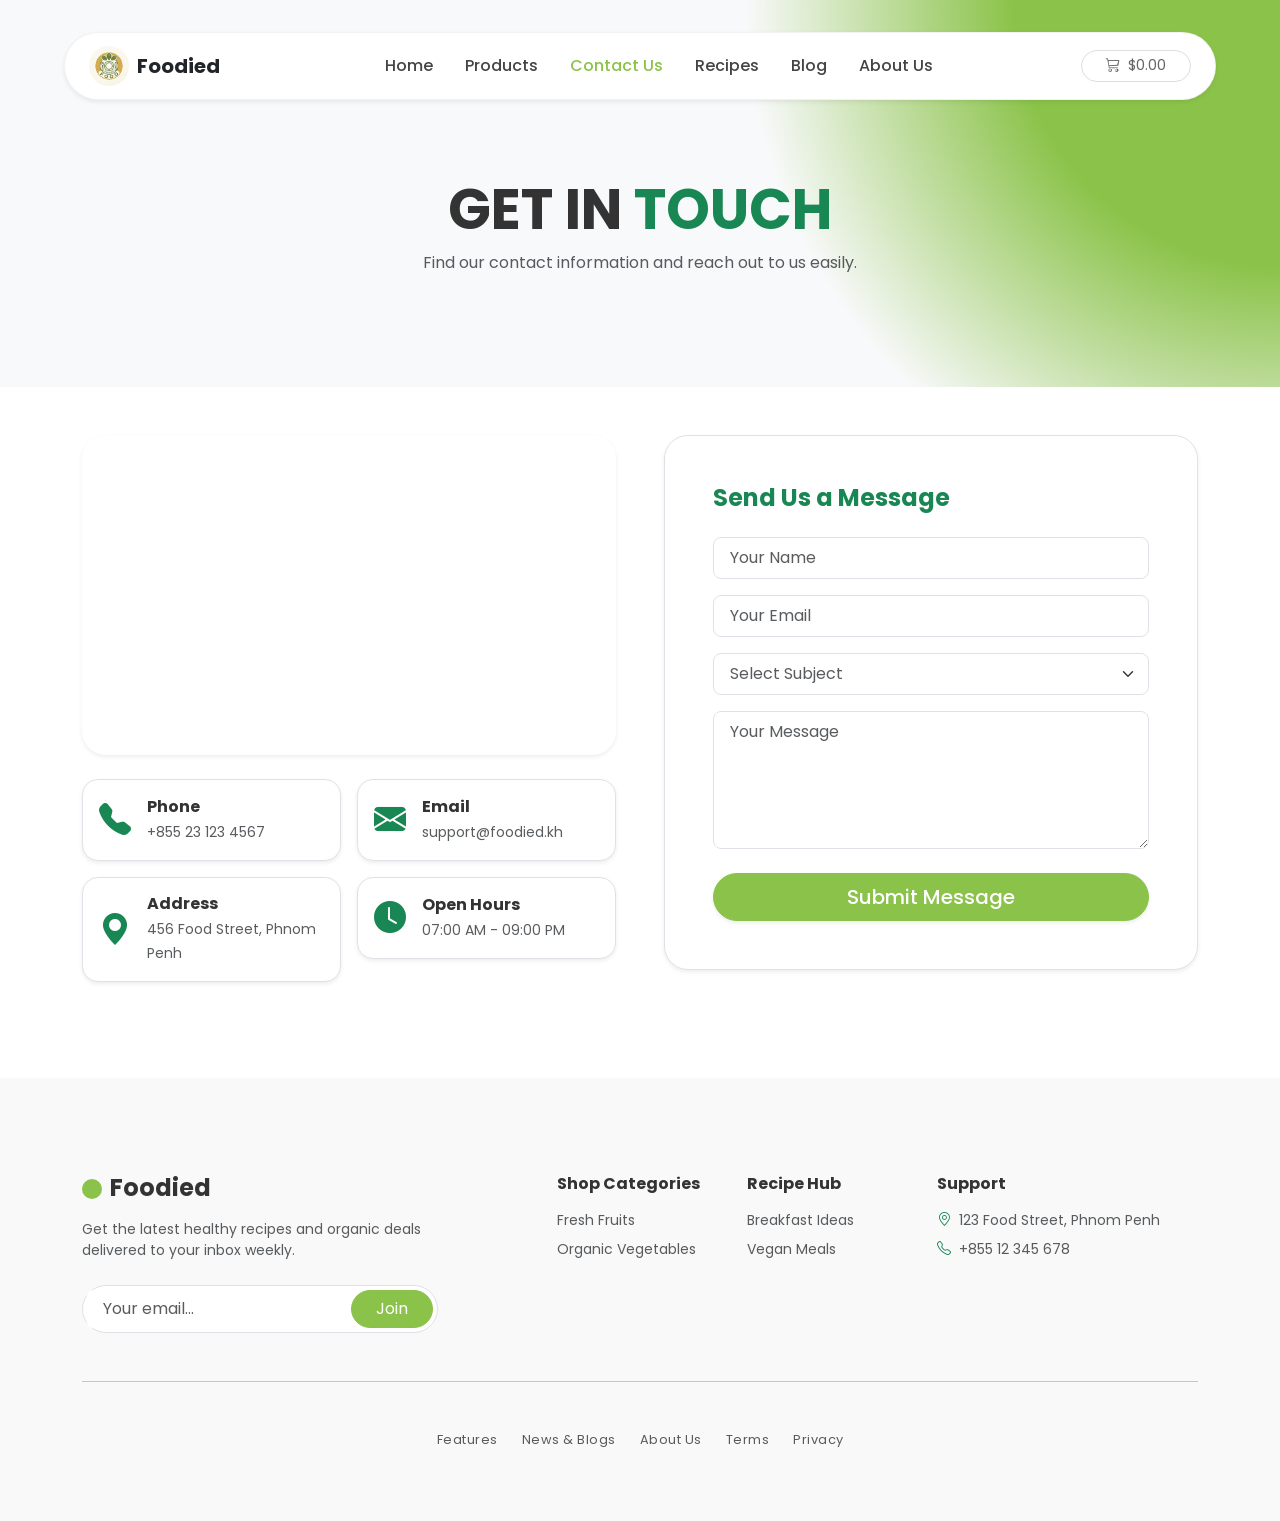
<file: contact.html>
<!DOCTYPE html>
<html lang="en">
<head>
    <meta charset="UTF-8">
    <meta name="viewport" content="width=device-width, initial-scale=1.0">
    <title>Foodie - Contact Us</title>
    <link href="https://cdn.jsdelivr.net/npm/bootstrap@5.3.0/dist/css/bootstrap.min.css" rel="stylesheet">
    <link rel="stylesheet" href="https://cdn.jsdelivr.net/npm/bootstrap-icons@1.11.1/font/bootstrap-icons.css">
    <link href="https://fonts.googleapis.com/css2?family=Poppins:wght@300;400;500;600;700&display=swap" rel="stylesheet">
    <link rel="stylesheet" href="https://cdnjs.cloudflare.com/ajax/libs/animate.css/4.1.1/animate.min.css"/>
    <link rel="stylesheet" href="style.css">
    
    <style>
        .info-card {
            transition: all 0.3s ease;
            border-radius: 16px;
            background: #ffffff;
        }
        .info-card:hover {
            transform: translateY(-5px);
            box-shadow: 0 10px 20px rgba(25, 135, 84, 0.1) !important;
        }
        .contact-box {
            border-radius: 24px;
            background: #ffffff;
            border: 1px solid rgba(0,0,0,0.03);
        }
        .map-container {
            border-radius: 20px;
            overflow: hidden;
            box-shadow: 0 10px 25px rgba(0,0,0,0.05);
        }
        
        /* 🎨 ស្ទីលបន្ថែមផ្តាច់មុខសម្រាប់ Custom Select Box តាមរូប edited-image.png */
        .custom-foodied-select {
            height: 48px;
            font-size: 0.95rem;
            border: 1px solid rgba(0, 0, 0, 0.08);
            background-color: #ffffff;
            color: #212529 !important;
            transition: all 0.25s cubic-bezier(0.4, 0, 0.2, 1);
        }
        .custom-foodied-select:focus {
            border-color: #198754 !important;
            box-shadow: 0 0 0 4px rgba(25, 135, 84, 0.15) !important;
            background-color: #ffffff;
        }
        .py-2-5 {
            padding-top: 0.65rem !important;
            padding-bottom: 0.65rem !important;
        }
        .ps-5 {
            padding-left: 2.85rem !important;
        }
    </style>
</head>
<body>
    <nav class="navbar navbar-expand-lg navbar-floating mt-4">
        <div class="container bg-white shadow-sm rounded-pill py-2 px-4">
            <a class="navbar-brand d-flex align-items-center" href="index.html">
                <div class="logo-placeholder me-2">
                    <img src="image/foodlogo1.jfif" alt="Logo" class="rounded-circle" width="40px" height="40px">
                </div>
                <span class="fw-bold text-dark">Foodied</span>
            </a>

            <button class="navbar-toggler border-0 shadow-none" type="button" data-bs-toggle="collapse" data-bs-target="#navbarNav" aria-controls="navbarNav" aria-expanded="false" aria-label="Toggle navigation">
                <span class="navbar-toggler-icon"></span>
            </button>

            <div class="collapse navbar-collapse justify-content-center" id="navbarNav">
                <ul class="navbar-nav gap-2 gap-lg-3 my-2 my-lg-0">
                    <li class="nav-item"><a class="nav-link fw-medium" href="index.html">Home</a></li>
                    <li class="nav-item"><a class="nav-link fw-medium" href="ourproduct.html">Products</a></li>
                    <li class="nav-item"><a class="nav-link active fw-medium" href="contact.html">Contact Us</a></li> <li class="nav-item"><a class="nav-link fw-medium" href="recipe.html">Recipes</a></li>
                    <li class="nav-item"><a class="nav-link fw-medium" href="blog.html">Blog</a></li>
                    <li class="nav-item"><a class="nav-link fw-medium" href="about.html">About Us</a></li>
                </ul>
                <div class="d-lg-none mt-2">
                    <button class="btn btn-outline-secondary rounded-pill w-100" type="button" data-bs-toggle="offcanvas" data-bs-target="#cartSidebar">
                        <i class="bi bi-cart3 me-2"></i>Cart (<span class="cart-count">0</span>) - $<span class="cart-total-nav">0.00</span>
                    </button>
                </div>
            </div>

            <div class="d-none d-lg-flex align-items-center gap-2">
                <button class="btn btn-outline-secondary rounded-pill px-4 py-1" type="button" id="currencyBtn" data-bs-toggle="offcanvas" data-bs-target="#cartSidebar">
                    <i class="bi bi-cart3 me-2"></i>$<span class="cart-total-main">0.00</span>
                </button>
            </div>
        </div>
    </nav>

    <section class="hero-section bg-light text-center overflow-hidden py-10 animate__animated animate__fadeInDown">
        <div class="container py-3">
            <h1 class="display-4 fw-bold text-uppercase mb-2">Get In <span class="text-success">Touch</span></h1>
            <p class="text-muted animate__animated animate__fadeInUp animate__delay-1s">Find our contact information and reach out to us easily.</p>
        </div>
    </section>

    <section class="container py-5">
        <div class="row g-5">
            
            <div class="col-lg-6 d-flex flex-column justify-content-between animate__animated animate__fadeInLeft">
                <div>
                    <div class="map-container mb-4 shadow-sm position-relative" style="border-radius: 24px; overflow: hidden; line-height: 0;">
                        <iframe 
                            src="https://maps.google.com/maps?q=Phnom%20Penh,%20Cambodia&t=&z=14&ie=UTF8&iwloc=&output=embed" 
                            width="100%" 
                            height="320" 
                            style="border:0; filter: grayscale(3%) contrast(102%);" 
                            allowfullscreen="" 
                            loading="lazy" 
                            referrerpolicy="no-referrer-when-downgrade">
                        </iframe>
                    </div>
                </div>

                <div class="row g-3">
                    <div class="col-sm-6 animate__animated animate__fadeInUp animate__delay-1s">
                        <div class="info-card p-3 shadow-sm d-flex align-items-center gap-3 border">
                            <div class="fs-2 text-success"><i class="bi bi-telephone-fill"></i></div>
                            <div>
                                <h6 class="fw-bold mb-1">Phone</h6>
                                <span class="small text-muted">+855 23 123 4567</span>
                            </div>
                        </div>
                    </div>
                    <div class="col-sm-6 animate__animated animate__fadeInUp animate__delay-1s" style="animation-delay: 1.2s;">
                        <div class="info-card p-3 shadow-sm d-flex align-items-center gap-3 border">
                            <div class="fs-2 text-success"><i class="bi bi-envelope-fill"></i></div>
                            <div>
                                <h6 class="fw-bold mb-1">Email</h6>
                                <span class="small text-muted">support@foodied.kh</span>
                            </div>
                        </div>
                    </div>
                    <div class="col-sm-6 animate__animated animate__fadeInUp animate__delay-1s" style="animation-delay: 1.4s;">
                        <div class="info-card p-3 shadow-sm d-flex align-items-center gap-3 border">
                            <div class="fs-2 text-success"><i class="bi bi-geo-alt-fill"></i></div>
                            <div>
                                <h6 class="fw-bold mb-1">Address</h6>
                                <span class="small text-muted">456 Food Street, Phnom Penh</span>
                            </div>
                        </div>
                    </div>
                    <div class="col-sm-6 animate__animated animate__fadeInUp animate__delay-1s" style="animation-delay: 1.6s;">
                        <div class="info-card p-3 shadow-sm d-flex align-items-center gap-3 border">
                            <div class="fs-2 text-success"><i class="bi bi-clock-fill"></i></div>
                            <div>
                                <h6 class="fw-bold mb-1">Open Hours</h6>
                                <span class="small text-muted">07:00 AM - 09:00 PM</span>
                            </div>
                        </div>
                    </div>
                </div>
            </div>

            <div class="col-lg-6 animate__animated animate__fadeInRight">
                <div class="contact-box p-4 p-md-5 shadow-sm border">
                    <h4 class="fw-bold mb-4 text-center text-md-start text-success">Send Us a Message</h4>
                    <form action="#" method="POST">
                        <div class="mb-3 animate__animated animate__fadeInUp" style="animation-delay: 0.8s;">
                            <input type="text" class="form-control form-control-lg fs-6 rounded-3" placeholder="Your Name" required>
                        </div>
                        <div class="mb-3 animate__animated animate__fadeInUp" style="animation-delay: 1s;">
                            <input type="email" class="form-control form-control-lg fs-6 rounded-3" placeholder="Your Email" required>
                        </div>
                        <div class="mb-3 animate__animated animate__fadeInUp" style="animation-delay: 1.2s;">
                            <select class="form-select form-select-lg fs-6 text-muted rounded-3" required>
                                <option value="" selected disabled>Select Subject</option>
                                <option value="feedback">General Feedback</option>
                                <option value="order">Order Inquiry</option>
                                <option value="support">Technical Support</option>
                            </select>
                        </div>
                        <div class="mb-4 animate__animated animate__fadeInUp" style="animation-delay: 1.4s;">
                            <textarea class="form-control form-control-lg fs-6 rounded-3" rows="5" placeholder="Your Message" required></textarea>
                        </div>
                        <button type="submit" class="btn btn-success btn-lg rounded-pill w-100 py-2 fw-medium shadow-sm animate__animated animate__zoomIn" style="animation-delay: 1.6s;">Submit Message</button>
                    </form>
                </div>
            </div>

        </div>
    </section>

    <div class="offcanvas offcanvas-end rounded-start-4" tabindex="-1" id="cartSidebar" aria-labelledby="cartSidebarLabel">
        <div class="offcanvas-header border-bottom">
            <h5 class="offcanvas-title fw-bold" id="cartSidebarLabel"><i class="bi bi-basket3-fill text-success me-2"></i>My Cart</h5>
            <button type="button" class="btn-close shadow-none" data-bs-dismiss="offcanvas" aria-label="Close"></button>
        </div>
        <div class="offcanvas-body d-flex flex-column justify-content-between">
            <div id="cartItemsList" class="overflow-y-auto pe-2">
                <p class="text-muted text-center py-5 empty-cart-msg">Your cart is empty!</p>
            </div>
            
            <div class="table-selection-wrapper border-top pt-3 mt-2 text-start">
                <div class="mb-3 position-relative">
                    <label for="customerTable" class="form-label small fw-bold text-dark d-flex align-items-center gap-1 mb-2">
                        <span>🎯</span> សូមជ្រើសរើសលេខតុរបស់អ្នក <span class="text-danger small">*</span>
                    </label>
                    <div class="custom-select-container position-relative">
                        <select id="customerTable" class="form-select custom-foodied-select shadow-sm py-2-5 ps-5 rounded-3 fw-medium text-dark" style="cursor: pointer; -webkit-appearance: none; appearance: none;">
                            <option value="" selected disabled>-- សូមចុចជ្រើសរើសលេខតុ (Table 01-10) --</option>
                            <option value="Table 1">🪑 Table 01 (តុទី ០១)</option>
                            <option value="Table 2">🪑 Table 02 (តុទី ០២)</option>
                            <option value="Table 3">🪑 Table 03 (តុទី ០៣)</option>
                            <option value="Table 4">🪑 Table 04 (តុទី ០៤)</option>
                            <option value="Table 5">🪑 Table 05 (តុទី ០៥)</option>
                            <option value="Table 6">🪑 Table 06 (តុទី ០៦)</option>
                            <option value="Table 7">🪑 Table 07 (តុទី ០៧)</option>
                            <option value="Table 8">🪑 Table 08 (តុទី ០៨)</option>
                            <option value="Table 9">🪑 Table 09 (តុទី ០៩)</option>
                            <option value="Table 10">🪑 Table 10 (តុទី ១០)</option>
                        </select>
                        <span class="select-left-icon position-absolute top-50 translate-middle-y text-success fs-5 ps-3" style="pointer-events: none; left: 0;">
                            <i class="bi bi-grid-3x3-gap-fill"></i>
                        </span>
                        <span class="select-right-arrow position-absolute top-50 translate-middle-y text-muted pe-3" style="pointer-events: none; right: 0;">
                            <i class="bi bi-chevron-down fs-6 fw-bold"></i>
                        </span>
                    </div>
                </div>
            </div>

            <div class="border-top pt-3 mt-3">
                <div class="d-flex justify-content-between align-items-center mb-3">
                    <span class="fw-semibold fs-5 text-dark">Total:</span>
                    <span class="fw-bold fs-4 text-success">$<span id="cartTotalValue">0.00</span></span>
                </div>
                <button id="checkoutBtn" class="btn btn-success btn-lg rounded-pill w-100 py-2 fw-medium shadow-sm mb-2">Proceed To Checkout</button>
                <button class="btn btn-outline-danger btn-sm rounded-pill w-100 py-1" id="clearCartBtn">Clear All</button>
            </div>
        </div>
    </div>

    <footer class="recipe-footer pt-5 mt-5">
        <div class="container py-5">
            <div class="row g-4">
                <div class="col-lg-4">
                    <div class="d-flex align-items-center mb-3">
                        <div class="footer-logo-dot me-2"></div>
                        <h4 class="fw-bold mb-0">Foodied</h4>
                    </div>
                    <p class="text-muted small mb-4">Get the latest healthy recipes and organic deals delivered to your inbox weekly.</p>
                    <div class="newsletter-pill d-flex p-1 border rounded-pill bg-white">
                        <input type="email" class="form-control border-0 shadow-none ps-3" placeholder="Your email...">
                        <button class="btn btn-success rounded-pill px-4">Join</button>
                    </div>
                </div>
                <div class="col-6 col-lg-2 offset-lg-1">
                    <h6 class="fw-bold mb-3">Shop Categories</h6>
                    <ul class="list-unstyled small text-muted">
                        <li class="mb-2"><a href="#" class="text-decoration-none text-reset">Fresh Fruits</a></li>
                        <li class="mb-2"><a href="#" class="text-decoration-none text-reset">Organic Vegetables</a></li>
                    </ul>
                </div>
                <div class="col-6 col-lg-2">
                    <h6 class="fw-bold mb-3">Recipe Hub</h6>
                    <ul class="list-unstyled small text-muted">
                        <li class="mb-2"><a href="#" class="text-decoration-none text-reset">Breakfast Ideas</a></li>
                        <li class="mb-2"><a href="#" class="text-decoration-none text-reset">Vegan Meals</a></li>
                    </ul>
                </div>
                <div class="col-lg-3">
                    <h6 class="fw-bold mb-3">Support</h6>
                    <div class="d-flex align-items-center gap-2 mb-2 text-muted small">
                        <i class="bi bi-geo-alt text-success"></i>
                        <span>123 Food Street, Phnom Penh</span>
                    </div>
                    <div class="d-flex align-items-center gap-2 text-muted small">
                        <i class="bi bi-telephone text-success"></i>
                        <span>+855 12 345 678</span>
                    </div>
                </div>
            </div>
            <hr class="my-5 opacity-10">
            <div class="footer-bottom-links d-flex flex-wrap justify-content-center gap-4 mb-4 text-muted x-small">
                <span>Features</span><span>News & Blogs</span><span>About Us</span><span>Terms</span><span>Privacy</span>
            </div>
        </div>
    </footer>

    <script src="https://code.jquery.com/jquery-3.6.0.min.js"></script>
    <script src="https://cdn.jsdelivr.net/npm/bootstrap@5.3.0/dist/js/bootstrap.bundle.min.js"></script>
    <script src="cart.js"></script>
    <script src="script.js"></script>
</body>
</html>
</file>
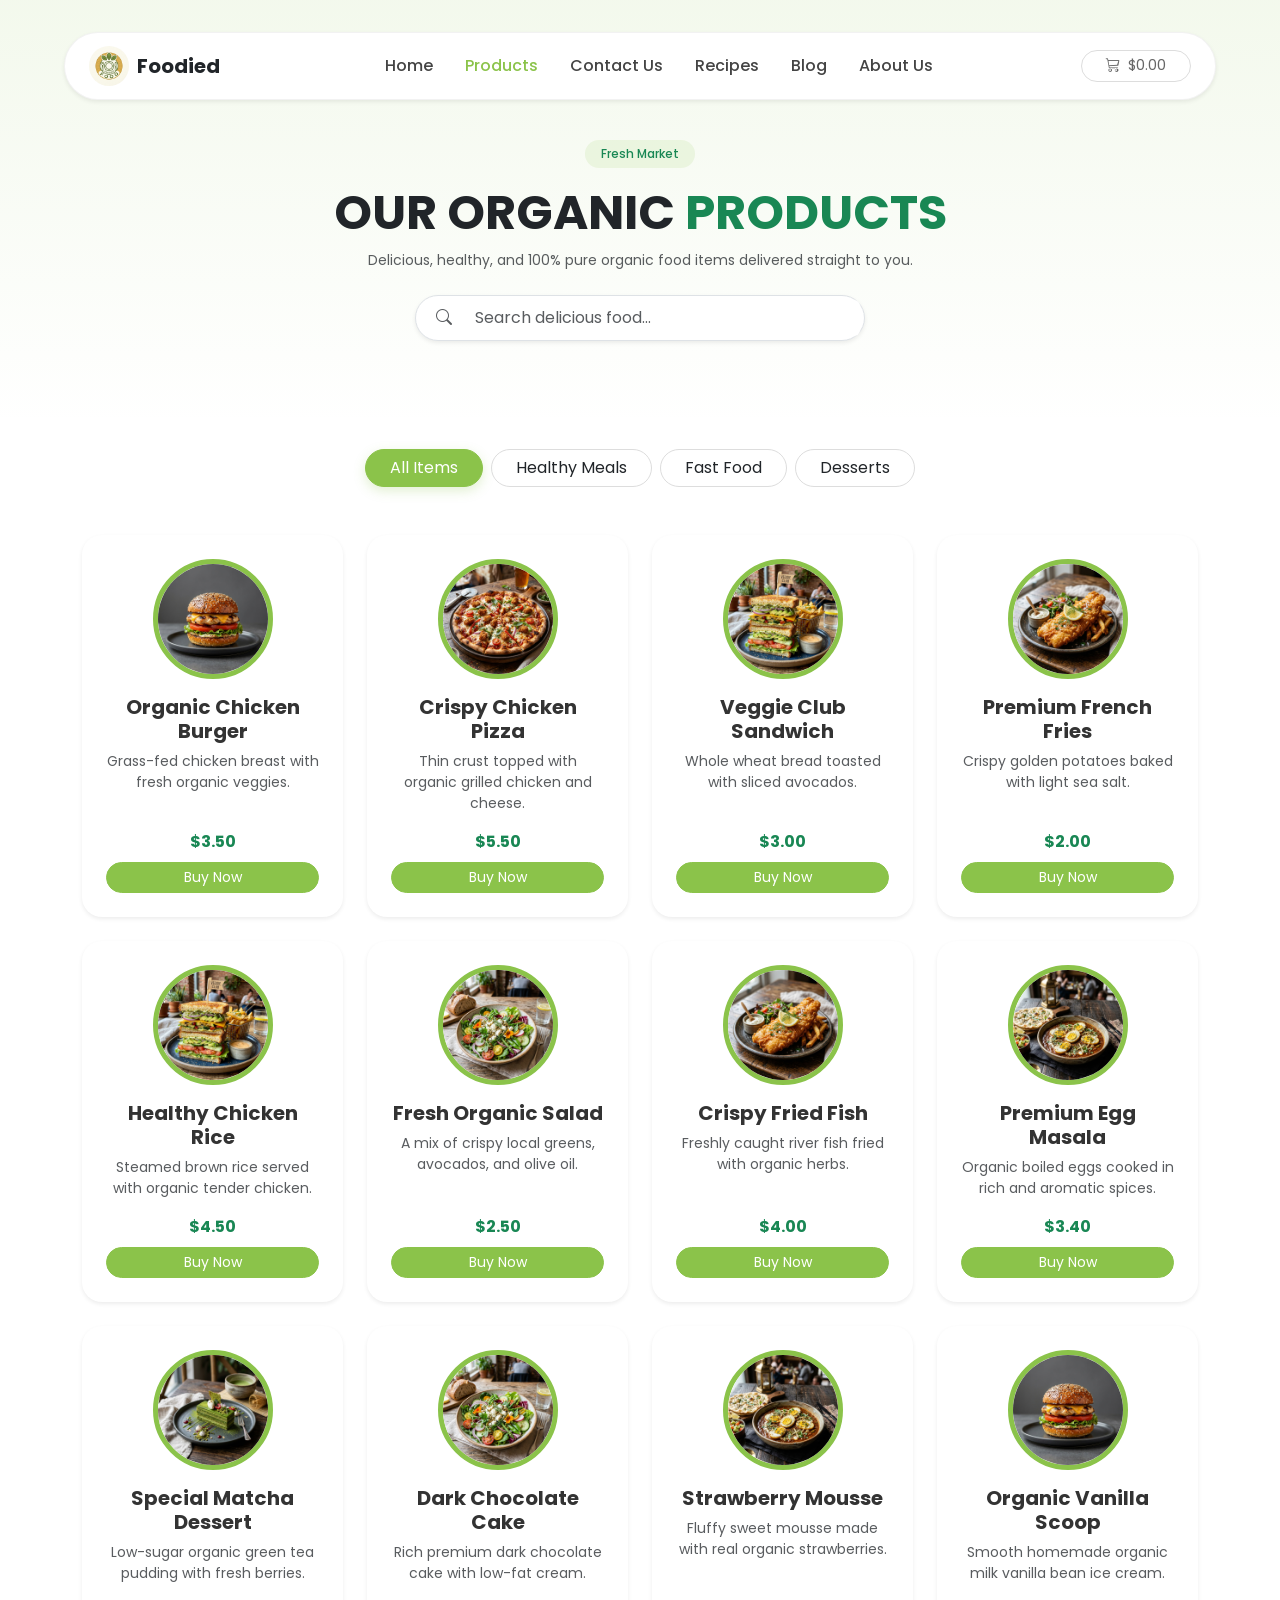
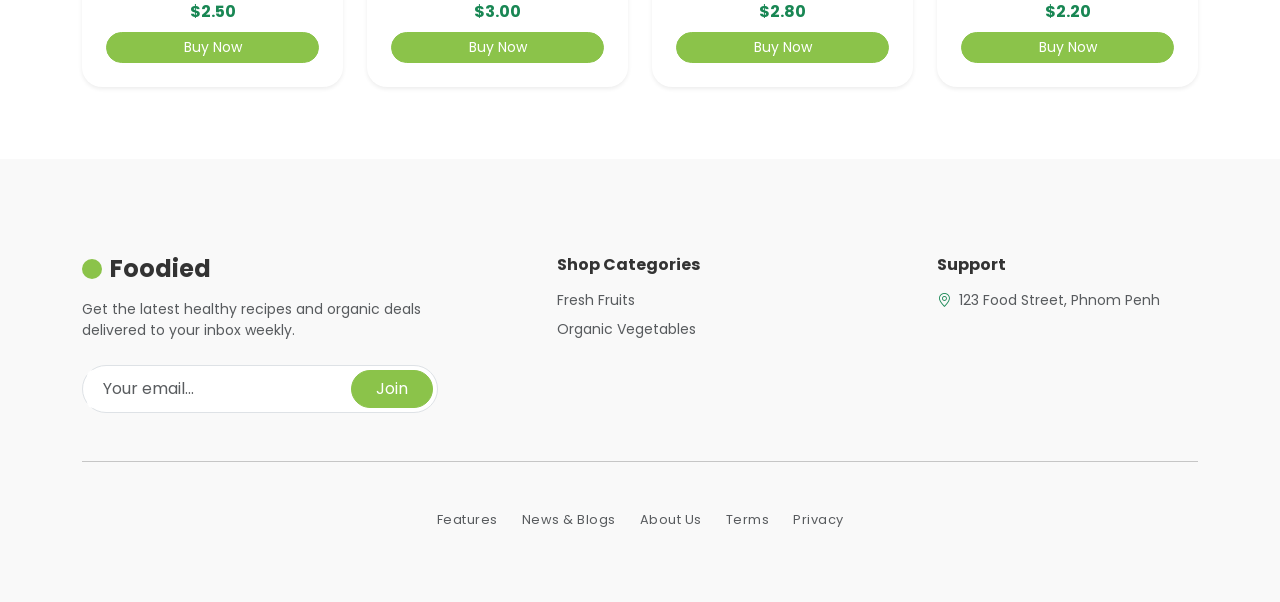
<file: ourproduct.html>
<!DOCTYPE html>
<html lang="en">
<head>
    <meta charset="UTF-8">
    <meta name="viewport" content="width=device-width, initial-scale=1.0">
    <title>Foodied - Our Products</title>
    <!-- Bootstrap 5 CSS -->
    <link href="https://cdn.jsdelivr.net/npm/bootstrap@5.3.0/dist/css/bootstrap.min.css" rel="stylesheet">
    <!-- Bootstrap Icons -->
    <link rel="stylesheet" href="https://cdn.jsdelivr.net/npm/bootstrap-icons@1.11.1/font/bootstrap-icons.css">
    <!-- Google Fonts -->
    <link href="https://fonts.googleapis.com/css2?family=Poppins:wght@300;400;500;600;700&display=swap" rel="stylesheet">
    <!-- 💡 ភ្ជាប់បណ្ណាល័យ Animate.css -->
    <link rel="stylesheet" href="https://cdnjs.cloudflare.com/ajax/libs/animate.css/4.1.1/animate.min.css"/>
    <!-- ហៅឯកសារ CSS មកប្រើប្រាស់ -->
    <link rel="stylesheet" href="style.css">
    <style>
        /* ស្ទីលបន្ថែមពិសេសសម្រាប់ទំព័រផលិតផល */
        .product-hero {
            padding: 140px 0 60px 0;
            background: linear-gradient(180deg, rgba(139, 195, 74, 0.1) 0%, transparent 100%);
        }
        .filter-btn {
            transition: all 0.3s ease;
            border: 1px solid #ddd;
        }
        .filter-btn:hover, .filter-btn.active {
            background-color: #8bc34a !important;
            border-color: #8bc34a !important;
            color: #fff !important;
            box-shadow: 0 4px 12px rgba(139, 195, 74, 0.25);
        }
        .search-box-container {
            max-width: 450px;
            margin: 0 auto;
        }
        
        /* 🎨 ស្ទីលបន្ថែមផ្តាច់មុខសម្រាប់ Custom Select Box តាមរូប edited-image.png */
        .custom-foodied-select {
            height: 48px;
            font-size: 0.95rem;
            border: 1px solid rgba(0, 0, 0, 0.08);
            background-color: #ffffff;
            color: #212529 !important;
            transition: all 0.25s cubic-bezier(0.4, 0, 0.2, 1);
        }
        .custom-foodied-select:focus {
            border-color: #198754 !important;
            box-shadow: 0 0 0 4px rgba(25, 135, 84, 0.15) !important;
            background-color: #ffffff;
        }
        .py-2-5 {
            padding-top: 0.65rem !important;
            padding-bottom: 0.65rem !important;
        }
        .ps-5 {
            padding-left: 2.85rem !important;
        }
    </style>
</head>
<body>

    <!-- Header Navigation Bar -->
    <nav class="navbar navbar-expand-lg navbar-floating mt-4">
        <div class="container bg-white shadow-sm rounded-pill py-2 px-4">
            <a class="navbar-brand d-flex align-items-center" href="index.html">
                <div class="logo-placeholder me-2">
                    <img src="image/foodlogo1.jfif" alt="Logo" class="rounded-circle" width="40px" height="40px">
                </div>
                <span class="fw-bold text-dark">Foodied</span>
            </a>

            <button class="navbar-toggler border-0 shadow-none" type="button" data-bs-toggle="collapse" data-bs-target="#navbarNav">
                <span class="navbar-toggler-icon"></span>
            </button>

            <div class="collapse navbar-collapse justify-content-center" id="navbarNav">
                <ul class="navbar-nav gap-2 gap-lg-3 my-2 my-lg-0">
                    <li class="nav-item"><a class="nav-link fw-medium" href="index.html">Home</a></li>
                    <li class="nav-item"><a class="nav-link active fw-medium" href="ourproduct.html">Products</a></li>
                    <li class="nav-item"><a class="nav-link fw-medium" href="contact.html">Contact Us</a></li>
                    <li class="nav-item"><a class="nav-link fw-medium" href="recipe.html">Recipes</a></li>
                    <li class="nav-item"><a class="nav-link fw-medium" href="blog.html">Blog</a></li>
                    <li class="nav-item"><a class="nav-link fw-medium" href="about.html">About Us</a></li>
                </ul>
                <!-- ប៊ូតុង Cart លើ Mobile -->
                <div class="d-lg-none mt-2">
                    <button class="btn btn-outline-secondary rounded-pill w-100" type="button" data-bs-toggle="offcanvas" data-bs-target="#cartSidebar">
                        <i class="bi bi-cart3 me-2"></i>Cart (<span class="cart-count">0</span>) - $<span class="cart-total-nav">0.00</span>
                    </button>
                </div>
            </div>

            <!-- ប៊ូតុង Cart លើ Desktop -->
            <div class="d-none d-lg-flex align-items-center gap-2">
                <button class="btn btn-outline-secondary rounded-pill px-4 py-1" type="button" id="currencyBtn" data-bs-toggle="offcanvas" data-bs-target="#cartSidebar">
                    <i class="bi bi-cart3 me-2"></i>$<span class="cart-total-main">0.00</span>
                </button>
            </div>
        </div>
    </nav>

    <!-- Product Hero Banner Section -->
    <section class="product-hero text-center">
        <div class="container">
            <span class="badge rounded-pill bg-success-subtle text-success mb-3 px-3 py-2 fw-medium">Fresh Market</span>
            <h1 class="display-5 fw-bold text-dark text-uppercase">Our Organic <span class="text-success">Products</span></h1>
            <p class="text-muted small mb-4">Delicious, healthy, and 100% pure organic food items delivered straight to you.</p>
            
            <!-- 🔍 ប្រអប់ស្វែងរកផលិតផល (Search Bar) -->
            <div class="search-box-container mb-4">
                <div class="input-group border p-1 rounded-pill bg-white shadow-sm">
                    <span class="input-group-text border-0 bg-transparent ps-3"><i class="bi bi-search text-muted"></i></span>
                    <input type="text" id="productSearchInput" class="form-control border-0 shadow-none" placeholder="Search delicious food...">
                </div>
            </div>
        </div>
    </section>

    <!-- Product Grid & Filter Section -->
    <section class="container py-4">
        
        <!-- 🏷️ ប៊ូតុងចម្រាញ់ប្រភេទអាហារ (Category Filter Buttons) -->
        <div class="d-flex flex-wrap justify-content-center gap-2 mb-5">
            <button class="btn filter-btn rounded-pill px-4 py-1.5 active" data-filter="all">All Items</button>
            <button class="btn filter-btn rounded-pill px-4 py-1.5" data-filter="meals">Healthy Meals</button>
            <button class="btn filter-btn rounded-pill px-4 py-1.5" data-filter="fastfood">Fast Food</button>
            <button class="btn filter-btn rounded-pill px-4 py-1.5" data-filter="desserts">Desserts</button>
        </div>

        <!-- 🛒 បញ្ជីមុខម្ហូប/ផលិតផល (Products Grid) - រៀបចំតុល្យភាពលំដាប់លំដោយថ្មី -->
        <div class="row g-3 g-md-4" id="productsGridContainer">
            
            <!-- ==========================================
                 🍟 ប្រភេទ FAST FOOD (៤ មុខ)
                 ========================================== -->
            <!-- មុខទី ១ -->
            <div class="col-6 col-md-3 product-item-card" data-category="fastfood">
                <div class="food-card text-center p-3 p-md-4 shadow-sm border-0 h-100 d-flex flex-column justify-content-between">
                    <div>
                        <div class="img-container mb-3">
                            <img src="image/chicken-burger.jpg" class="rounded-circle border-green" alt="Organic Chicken Burger">
                        </div>
                        <h5 class="fw-bold food-title">Organic Chicken Burger</h5>
                        <p class="small text-muted mb-0 d-none d-sm-block">Grass-fed chicken breast with fresh organic veggies.</p>
                    </div>
                    <div class="card-action-area mt-3">
                        <span class="fw-bold text-success d-block mb-2">$3.50</span>
                        <button class="btn btn-success btn-sm rounded-pill px-3 buy-btn w-100" data-name="Organic Chicken Burger" data-price="3.50">Buy Now</button>
                    </div>
                </div>
            </div>

            <!-- មុខទី ២ -->
            <div class="col-6 col-md-3 product-item-card" data-category="fastfood">
                <div class="food-card text-center p-3 p-md-4 shadow-sm border-0 h-100 d-flex flex-column justify-content-between">
                    <div>
                        <div class="img-container mb-3">
                            <img src="image/chicken-pizza.jpg" class="rounded-circle border-green" alt="Crispy Chicken Pizza">
                        </div>
                        <h5 class="fw-bold food-title">Crispy Chicken Pizza</h5>
                        <p class="small text-muted mb-0 d-none d-sm-block">Thin crust topped with organic grilled chicken and cheese.</p>
                    </div>
                    <div class="card-action-area mt-3">
                        <span class="fw-bold text-success d-block mb-2">$5.50</span>
                        <button class="btn btn-success btn-sm rounded-pill px-3 buy-btn w-100" data-name="Crispy Chicken Pizza" data-price="5.50">Buy Now</button>
                    </div>
                </div>
            </div>

            <!-- មុខទី ៣ -->
            <div class="col-6 col-md-3 product-item-card" data-category="fastfood">
                <div class="food-card text-center p-3 p-md-4 shadow-sm border-0 h-100 d-flex flex-column justify-content-between">
                    <div>
                        <div class="img-container mb-3">
                            <img src="image/veggie-sandwich.jpg" class="rounded-circle border-green" alt="Veggie Club Sandwich">
                        </div>
                        <h5 class="fw-bold food-title">Veggie Club Sandwich</h5>
                        <p class="small text-muted mb-0 d-none d-sm-block">Whole wheat bread toasted with sliced avocados.</p>
                    </div>
                    <div class="card-action-area mt-3">
                        <span class="fw-bold text-success d-block mb-2">$3.00</span>
                        <button class="btn btn-success btn-sm rounded-pill px-3 buy-btn w-100" data-name="Veggie Club Sandwich" data-price="3.00">Buy Now</button>
                    </div>
                </div>
            </div>

            <!-- មុខទី ៤ -->
            <div class="col-6 col-md-3 product-item-card" data-category="fastfood">
                <div class="food-card text-center p-3 p-md-4 shadow-sm border-0 h-100 d-flex flex-column justify-content-between">
                    <div>
                        <div class="img-container mb-3">
                            <img src="image/fried-fish.jpg" class="rounded-circle border-green" alt="Premium French Fries">
                        </div>
                        <h5 class="fw-bold food-title">Premium French Fries</h5>
                        <p class="small text-muted mb-0 d-none d-sm-block">Crispy golden potatoes baked with light sea salt.</p>
                    </div>
                    <div class="card-action-area mt-3">
                        <span class="fw-bold text-success d-block mb-2">$2.00</span>
                        <button class="btn btn-success btn-sm rounded-pill px-3 buy-btn w-100" data-name="Premium French Fries" data-price="2.00">Buy Now</button>
                    </div>
                </div>
            </div>


            <!-- ==========================================
                 🥦 ប្រភេទ HEALTHY MEALS (៤ មុខ)
                 ========================================== -->
            <!-- មុខទី ១ -->
            <div class="col-6 col-md-3 product-item-card" data-category="meals">
                <div class="food-card text-center p-3 p-md-4 shadow-sm border-0 h-100 d-flex flex-column justify-content-between">
                    <div>
                        <div class="img-container mb-3">
                            <img src="image/veggie-sandwich.jpg" class="rounded-circle border-green" alt="Healthy Chicken Rice">
                        </div>
                        <h5 class="fw-bold food-title">Healthy Chicken Rice</h5>
                        <p class="small text-muted mb-0 d-none d-sm-block">Steamed brown rice served with organic tender chicken.</p>
                    </div>
                    <div class="card-action-area mt-3">
                        <span class="fw-bold text-success d-block mb-2">$4.50</span>
                        <button class="btn btn-success btn-sm rounded-pill px-3 buy-btn w-100" data-name="Healthy Chicken Rice" data-price="4.50">Buy Now</button>
                    </div>
                </div>
            </div>

            <!-- មុខទី ២ -->
            <div class="col-6 col-md-3 product-item-card" data-category="meals">
                <div class="food-card text-center p-3 p-md-4 shadow-sm border-0 h-100 d-flex flex-column justify-content-between">
                    <div>
                        <div class="img-container mb-3">
                            <img src="image/salads.jpg" class="rounded-circle border-green" alt="Fresh Organic Salad">
                        </div>
                        <h5 class="fw-bold food-title">Fresh Organic Salad</h5>
                        <p class="small text-muted mb-0 d-none d-sm-block">A mix of crispy local greens, avocados, and olive oil.</p>
                    </div>
                    <div class="card-action-area mt-3">
                        <span class="fw-bold text-success d-block mb-2">$2.50</span>
                        <button class="btn btn-success btn-sm rounded-pill px-3 buy-btn w-100" data-name="Fresh Organic Salad" data-price="2.50">Buy Now</button>
                    </div>
                </div>
            </div>

            <!-- មុខទី ៣ -->
            <div class="col-6 col-md-3 product-item-card" data-category="meals">
                <div class="food-card text-center p-3 p-md-4 shadow-sm border-0 h-100 d-flex flex-column justify-content-between">
                    <div>
                        <div class="img-container mb-3">
                            <img src="image/fried-fish.jpg" class="rounded-circle border-green" alt="Crispy Fried Fish">
                        </div>
                        <h5 class="fw-bold food-title">Crispy Fried Fish</h5>
                        <p class="small text-muted mb-0 d-none d-sm-block">Freshly caught river fish fried with organic herbs.</p>
                    </div>
                    <div class="card-action-area mt-3">
                        <span class="fw-bold text-success d-block mb-2">$4.00</span>
                        <button class="btn btn-success btn-sm rounded-pill px-3 buy-btn w-100" data-name="Crispy Fried Fish" data-price="4.00">Buy Now</button>
                    </div>
                </div>
            </div>

            <!-- មុខទី ៤ -->
            <div class="col-6 col-md-3 product-item-card" data-category="meals">
                <div class="food-card text-center p-3 p-md-4 shadow-sm border-0 h-100 d-flex flex-column justify-content-between">
                    <div>
                        <div class="img-container mb-3">
                            <img src="image/egg-masala.jpg" class="rounded-circle border-green" alt="Premium Egg Masala">
                        </div>
                        <h5 class="fw-bold food-title">Premium Egg Masala</h5>
                        <p class="small text-muted mb-0 d-none d-sm-block">Organic boiled eggs cooked in rich and aromatic spices.</p>
                    </div>
                    <div class="card-action-area mt-3">
                        <span class="fw-bold text-success d-block mb-2">$3.40</span>
                        <button class="btn btn-success btn-sm rounded-pill px-3 buy-btn w-100" data-name="Premium Egg Masala" data-price="3.40">Buy Now</button>
                    </div>
                </div>
            </div>


            <!-- ==========================================
                 🍮 ប្រភេទ DESSERTS (៤ មុខ)
                 ========================================== -->
            <!-- មុខទី ១ -->
            <div class="col-6 col-md-3 product-item-card" data-category="desserts">
                <div class="food-card text-center p-3 p-md-4 shadow-sm border-0 h-100 d-flex flex-column justify-content-between">
                    <div>
                        <div class="img-container mb-3">
                            <img src="image/matcha-dessert.jpg" class="rounded-circle border-green" alt="Special Matcha Dessert">
                        </div>
                        <h5 class="fw-bold food-title">Special Matcha Dessert</h5>
                        <p class="small text-muted mb-0 d-none d-sm-block">Low-sugar organic green tea pudding with fresh berries.</p>
                    </div>
                    <div class="card-action-area mt-3">
                        <span class="fw-bold text-success d-block mb-2">$2.50</span>
                        <button class="btn btn-success btn-sm rounded-pill px-3 buy-btn w-100" data-name="Special Matcha Dessert" data-price="2.50">Buy Now</button>
                    </div>
                </div>
            </div>

            <!-- មុខទី ២ -->
            <div class="col-6 col-md-3 product-item-card" data-category="desserts">
                <div class="food-card text-center p-3 p-md-4 shadow-sm border-0 h-100 d-flex flex-column justify-content-between">
                    <div>
                        <div class="img-container mb-3">
                            <img src="image/salads.jpg" class="rounded-circle border-green" alt="Dark Chocolate Cake">
                        </div>
                        <h5 class="fw-bold food-title">Dark Chocolate Cake</h5>
                        <p class="small text-muted mb-0 d-none d-sm-block">Rich premium dark chocolate cake with low-fat cream.</p>
                    </div>
                    <div class="card-action-area mt-3">
                        <span class="fw-bold text-success d-block mb-2">$3.00</span>
                        <button class="btn btn-success btn-sm rounded-pill px-3 buy-btn w-100" data-name="Dark Chocolate Cake" data-price="3.00">Buy Now</button>
                    </div>
                </div>
            </div>

            <!-- មុខទី ៣ -->
            <div class="col-6 col-md-3 product-item-card" data-category="desserts">
                <div class="food-card text-center p-3 p-md-4 shadow-sm border-0 h-100 d-flex flex-column justify-content-between">
                    <div>
                        <div class="img-container mb-3">
                            <img src="image/egg-masala.jpg" class="rounded-circle border-green" alt="Strawberry Mousse">
                        </div>
                        <h5 class="fw-bold food-title">Strawberry Mousse</h5>
                        <p class="small text-muted mb-0 d-none d-sm-block">Fluffy sweet mousse made with real organic strawberries.</p>
                    </div>
                    <div class="card-action-area mt-3">
                        <span class="fw-bold text-success d-block mb-2">$2.80</span>
                        <button class="btn btn-success btn-sm rounded-pill px-3 buy-btn w-100" data-name="Strawberry Mousse" data-price="2.80">Buy Now</button>
                    </div>
                </div>
            </div>

            <!-- មុខទី ៤ -->
            <div class="col-6 col-md-3 product-item-card" data-category="desserts">
                <div class="food-card text-center p-3 p-md-4 shadow-sm border-0 h-100 d-flex flex-column justify-content-between">
                    <div>
                        <div class="img-container mb-3">
                            <img src="image/chicken-burger.jpg" class="rounded-circle border-green" alt="Organic Vanilla Ice Cream">
                        </div>
                        <h5 class="fw-bold food-title">Organic Vanilla Scoop</h5>
                        <p class="small text-muted mb-0 d-none d-sm-block">Smooth homemade organic milk vanilla bean ice cream.</p>
                    </div>
                    <div class="card-action-area mt-3">
                        <span class="fw-bold text-success d-block mb-2">$2.20</span>
                        <button class="btn btn-success btn-sm rounded-pill px-3 buy-btn w-100" data-name="Organic Vanilla Scoop" data-price="2.20">Buy Now</button>
                    </div>
                </div>
            </div>

        </div>
    </section>

    <!-- 🛍️ Shopping Cart Offcanvas Sidebar -->
    <div class="offcanvas offcanvas-end rounded-start-4" tabindex="-1" id="cartSidebar" aria-labelledby="cartSidebarLabel">
        <div class="offcanvas-header border-bottom">
            <h5 class="offcanvas-title fw-bold" id="cartSidebarLabel"><i class="bi bi-basket3-fill text-success me-2"></i>My Cart</h5>
            <button type="button" class="btn-close shadow-none" data-bs-dismiss="offcanvas" aria-label="Close"></button>
        </div>
        <div class="offcanvas-body d-flex flex-column justify-content-between">
            <div id="cartItemsList" class="overflow-y-auto pe-2">
                <p class="text-muted text-center py-5 empty-cart-msg">Your cart is empty!</p>
            </div>
            
            <!-- 🎯 ✨ ផ្នែកជ្រើសរើសលេខតុ ម៉ូដ Premium Custom Design (រចនាតាម edited-image.png) -->
            <div class="table-selection-wrapper border-top pt-3 mt-2 text-start">
                <div class="mb-3 position-relative">
                    <label for="customerTable" class="form-label small fw-bold text-dark d-flex align-items-center gap-1 mb-2">
                        <span>🎯</span> សូមជ្រើសរើសលេខតុរបស់អ្នក <span class="text-danger small">*</span>
                    </label>
                    <div class="custom-select-container position-relative">
                        <select id="customerTable" class="form-select custom-foodied-select shadow-sm py-2-5 ps-5 rounded-3 fw-medium text-dark" style="cursor: pointer; -webkit-appearance: none; appearance: none;">
                            <option value="" selected disabled>-- សូមចុចជ្រើសរើសលេខតុ (Table 01-10) --</option>
                            <option value="Table 1">🪑 Table 01 (តុទី ០១)</option>
                            <option value="Table 2">🪑 Table 02 (តុទី ០២)</option>
                            <option value="Table 3">🪑 Table 03 (តុទី ០៣)</option>
                            <option value="Table 4">🪑 Table 04 (តុទី ០៤)</option>
                            <option value="Table 5">🪑 Table 05 (តុទី ០៥)</option>
                            <option value="Table 6">🪑 Table 06 (តុទី ០៦)</option>
                            <option value="Table 7">🪑 Table 07 (តុទី ០៧)</option>
                            <option value="Table 8">🪑 Table 08 (តុទី ០៨)</option>
                            <option value="Table 9">🪑 Table 09 (តុទី ០៩)</option>
                            <option value="Table 10">🪑 Table 10 (តុទី ១០)</option>
                        </select>
                        <span class="select-left-icon position-absolute top-50 translate-middle-y text-success fs-5 ps-3" style="pointer-events: none; left: 0;">
                            <i class="bi bi-grid-3x3-gap-fill"></i>
                        </span>
                        <span class="select-right-arrow position-absolute top-50 translate-middle-y text-muted pe-3" style="pointer-events: none; right: 0;">
                            <i class="bi bi-chevron-down fs-6 fw-bold"></i>
                        </span>
                    </div>
                </div>
            </div>

            <div class="border-top pt-3 mt-3">
                <div class="d-flex justify-content-between align-items-center mb-3">
                    <span class="fw-semibold fs-5 text-dark">Total:</span>
                    <span class="fw-bold fs-4 text-success">$<span id="cartTotalValue">0.00</span></span>
                </div>
                <button id="checkoutBtn" class="btn btn-success btn-lg rounded-pill w-100 py-2 fw-medium shadow-sm mb-2">Proceed To Checkout</button>
                <button class="btn btn-outline-danger btn-sm rounded-pill w-100 py-1" id="clearCartBtn">Clear All</button>
            </div>
        </div>
    </div>

    <!-- 💡 គ្រោងកូដប្រអប់ដាស់តឿន Notification Toast (លោតដំណឹងពេលចុច Buy Now) -->
    <div class="toast-container position-fixed bottom-0 end-0 p-3" style="z-index: 1100;">
        <div id="cartAlertToast" class="toast align-items-center text-white bg-dark border-0 rounded-4 shadow-lg animate__animated animate__fadeInUp" role="alert" aria-live="assertive" aria-atomic="true">
            <div class="d-flex p-2">
                <div class="toast-body d-flex align-items-center gap-2">
                    <span class="fs-5">🎉</span>
                    <div>
                        បានបន្ថែម <strong id="alertItemName" class="text-success"></strong> ទៅក្នុងកន្ត្រកទំនិញរបស់អ្នក!
                    </div>
                </div>
                <button type="button" class="btn-close btn-close-white m-auto me-2 shadow-none" data-bs-dismiss="toast" aria-label="Close"></button>
            </div>
        </div>
    </div>

    <!-- Footer Section -->
    <footer class="recipe-footer pt-5 mt-5">
        <div class="container py-5">
            <div class="row g-4">
                <div class="col-lg-4">
                    <div class="d-flex align-items-center mb-3">
                        <div class="footer-logo-dot me-2"></div>
                        <h4 class="fw-bold mb-0">Foodied</h4>
                    </div>
                    <p class="text-muted small mb-4">Get the latest healthy recipes and organic deals delivered to your inbox weekly.</p>
                    <div class="newsletter-pill d-flex p-1 border rounded-pill bg-white">
                        <input type="email" class="form-control border-0 shadow-none ps-3" placeholder="Your email...">
                        <button class="btn btn-success rounded-pill px-4">Join</button>
                    </div>
                </div>
                <div class="col-6 col-md-2 offset-lg-1">
                    <h6 class="fw-bold mb-3">Shop Categories</h6>
                    <ul class="list-unstyled small text-muted">
                        <li class="mb-2"><a href="#" class="text-decoration-none text-reset">Fresh Fruits</a></li>
                        <li class="mb-2"><a href="#" class="text-decoration-none text-reset">Organic Vegetables</a></li>
                    </ul>
                </div>
                <div class="col-lg-3 offset-lg-2">
                    <h6 class="fw-bold mb-3">Support</h6>
                    <div class="d-flex align-items-center gap-2 text-muted small">
                        <i class="bi bi-geo-alt text-success"></i>
                        <span>123 Food Street, Phnom Penh</span>
                    </div>
                </div>
            </div>
            <hr class="my-5 opacity-10">
            <div class="footer-bottom-links d-flex flex-wrap justify-content-center gap-4 mb-4 text-muted x-small">
                <span>Features</span><span>News & Blogs</span><span>About Us</span><span>Terms</span><span>Privacy</span>
            </div>
        </div>
    </footer>

    <!-- Scripts Logic -->
    <script src="https://code.jquery.com/jquery-3.6.0.min.js"></script>
    <script src="https://cdn.jsdelivr.net/npm/bootstrap@5.3.0/dist/js/bootstrap.bundle.min.js"></script>
    
    <!-- ហៅប្រព័ន្ធ Cart រួមគ្នា -->
    <script src="cart.js?v=1.1"></script>
    <script src="script.js"></script>

    <script>
        $(document).ready(function() {
            // ១. មុខងារចម្រាញ់ប្រភេទម្ហូប (Category Filtering Grid)
            $('.filter-btn').click(function() {
                $('.filter-btn').removeClass('active');
                $(this).addClass('active');
                
                const category = $(this).data('filter');
                
                if(category === 'all') {
                    $('.product-item-card').fadeIn(300);
                } else {
                    $('.product-item-card').hide();
                    $(`.product-item-card[data-category="${category}"]`).fadeIn(300);
                }
            });

            // ២. មុខងារវាយស្វែងរកអក្សរផ្ទាល់ (Real-time Live Text Search)
            $('#productSearchInput').on('keyup', function() {
                const value = $(this).val().toLowerCase();
                $('#productsGridContainer .product-item-card').filter(function() {
                    $(this).toggle($(this).text().toLowerCase().indexOf(value) > -1);
                });
            });
        });
    </script>
</body>
</html>
</file>
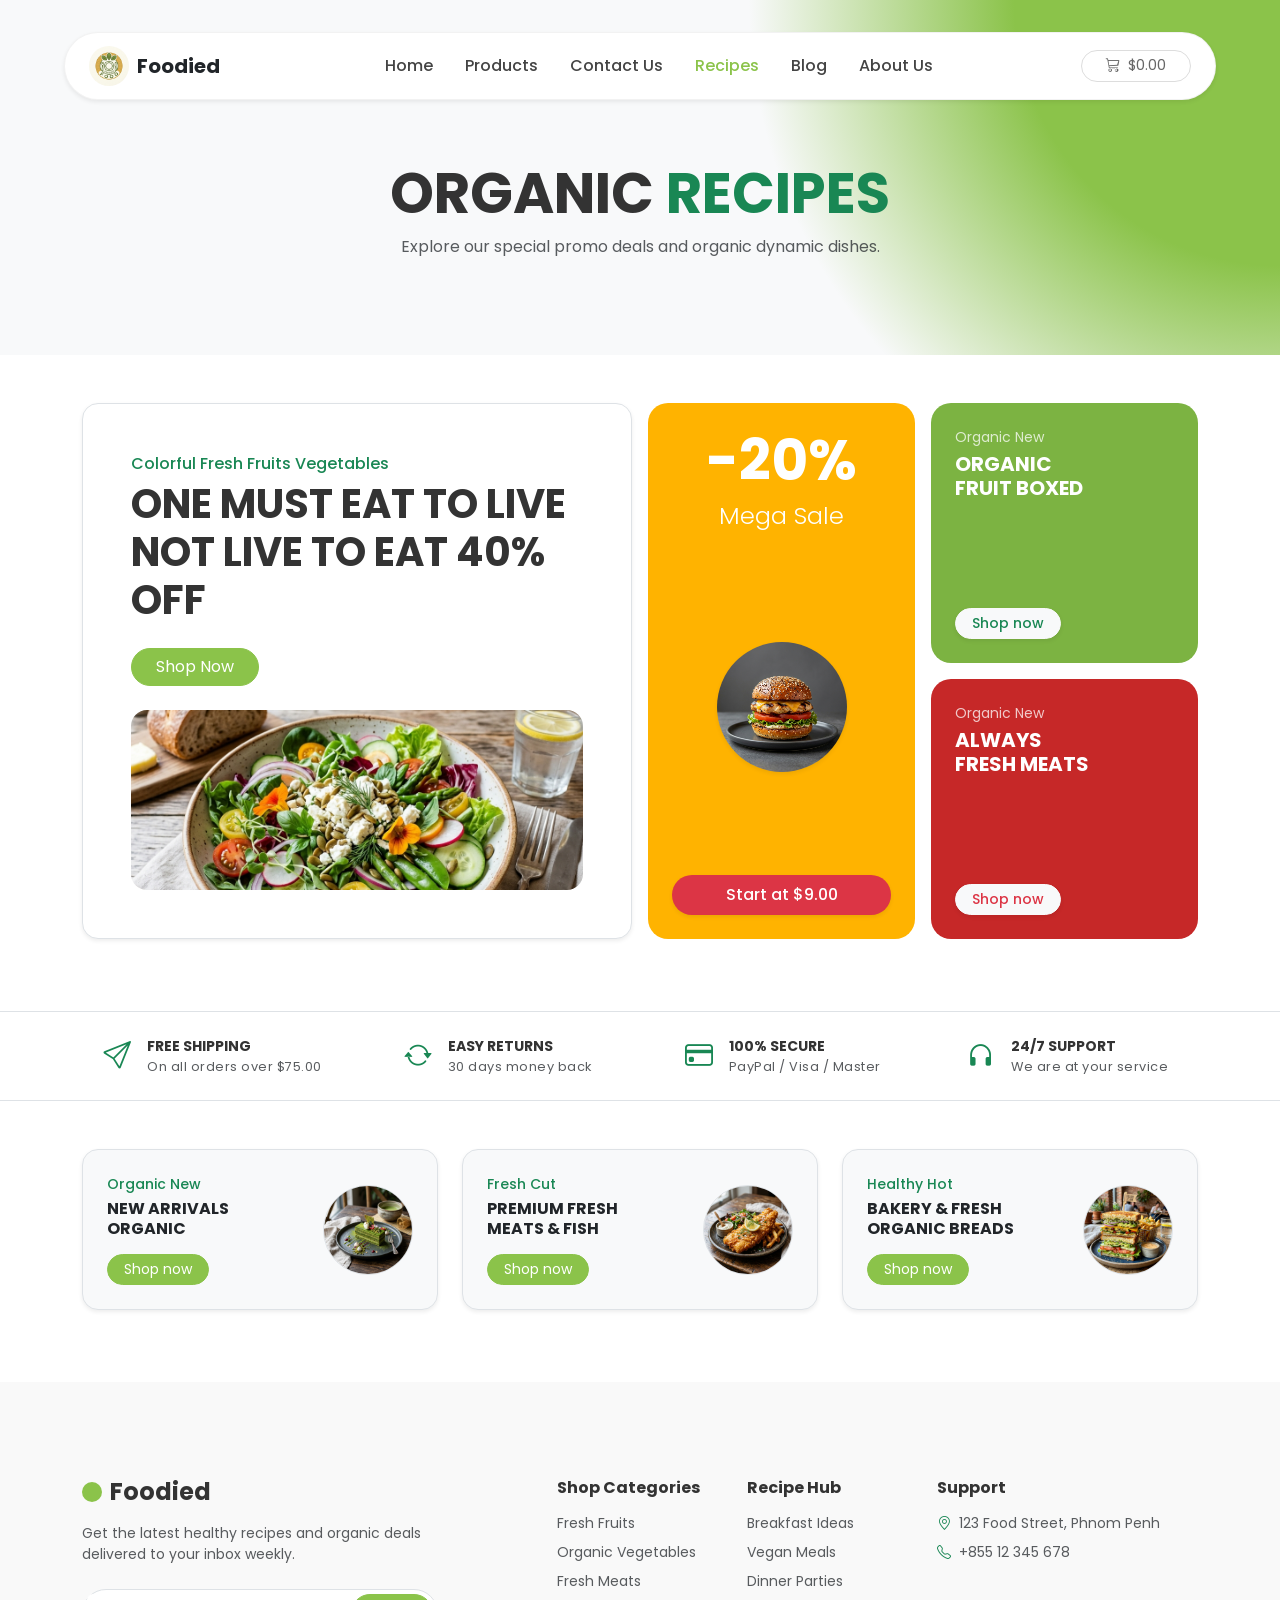
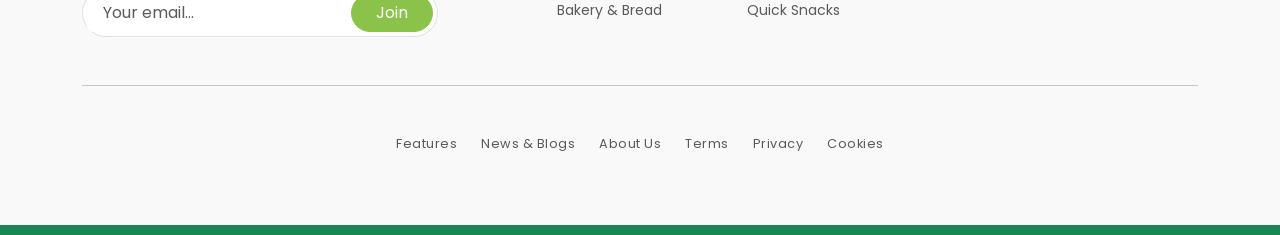
<file: recipe.html>
<!DOCTYPE html>
<html lang="en">
<head>
    <meta charset="UTF-8">
    <meta name="viewport" content="width=device-width, initial-scale=1.0">
    <title>Foodied - Recipes & Promos</title>
    <link href="https://cdn.jsdelivr.net/npm/bootstrap@5.3.0/dist/css/bootstrap.min.css" rel="stylesheet">
    <link rel="stylesheet" href="https://cdn.jsdelivr.net/npm/bootstrap-icons@1.11.1/font/bootstrap-icons.css">
    <link href="https://fonts.googleapis.com/css2?family=Poppins:wght@300;400;500;600;700&display=swap" rel="stylesheet">
    <!-- 💡 ភ្ជាប់បណ្ណាល័យ Animate.css -->
    <link rel="stylesheet" href="https://cdnjs.cloudflare.com/ajax/libs/animate.css/4.1.1/animate.min.css"/>
    <link rel="stylesheet" href="style.css">
    
    <style>
        /* 🎨 ស្ទីលបន្ថែមផ្តាច់មុខសម្រាប់ Custom Select Box តាមរូប edited-image.png */
        .custom-foodied-select {
            height: 48px;
            font-size: 0.95rem;
            border: 1px solid rgba(0, 0, 0, 0.08);
            background-color: #ffffff;
            color: #212529 !important;
            transition: all 0.25s cubic-bezier(0.4, 0, 0.2, 1);
        }
        .custom-foodied-select:focus {
            border-color: #198754 !important;
            box-shadow: 0 0 0 4px rgba(25, 135, 84, 0.15) !important;
            background-color: #ffffff;
        }
        .py-2-5 {
            padding-top: 0.65rem !important;
            padding-bottom: 0.65rem !important;
        }
        .ps-5 {
            padding-left: 2.85rem !important;
        }
        .w-fit {
            width: fit-content !important;
        }
    </style>
</head>
<body>

    <!-- ⚡ Header Navigation Bar (Fixed & Responsive) -->
    <nav class="navbar navbar-expand-lg navbar-floating mt-4">
        <div class="container bg-white shadow-sm rounded-pill py-2 px-4">
            <a class="navbar-brand d-flex align-items-center" href="index.html">
                <div class="logo-placeholder me-2">
                    <img src="image/foodlogo1.jfif" alt="Logo" class="rounded-circle" width="40px" height="40px">
                </div>
                <span class="fw-bold text-dark">Foodied</span>
            </a>

            <button class="navbar-toggler border-0 shadow-none" type="button" data-bs-toggle="collapse" data-bs-target="#navbarNav">
                <span class="navbar-toggler-icon"></span>
            </button>

            <div class="collapse navbar-collapse justify-content-center" id="navbarNav">
                <ul class="navbar-nav gap-2 gap-lg-3 my-2 my-lg-0">
                    <li class="nav-item"><a class="nav-link fw-medium" href="index.html">Home</a></li>
                    <li class="nav-item"><a class="nav-link fw-medium" href="ourproduct.html">Products</a></li>
                    <li class="nav-item"><a class="nav-link fw-medium" href="contact.html">Contact Us</a></li>
                    <li class="nav-item"><a class="nav-link active fw-medium" href="recipe.html">Recipes</a></li> <!-- 💡 Fix: Active តែលើ Recipe ប៉ុណ្ណោះ -->
                    <li class="nav-item"><a class="nav-link fw-medium" href="blog.html">Blog</a></li>
                    <li class="nav-item"><a class="nav-link fw-medium" href="about.html">About Us</a></li>
                </ul>
                <!-- ប៊ូតុង Cart លើ Mobile (ឆ្លាស់ប្លង់ស្អាតពេលបង្រួមអេក្រង់) -->
                <div class="d-lg-none mt-2">
                    <button class="btn btn-outline-secondary rounded-pill w-100" type="button" data-bs-toggle="offcanvas" data-bs-target="#cartSidebar">
                        <i class="bi bi-cart3 me-2"></i>Cart (<span class="cart-count">0</span>) - $<span class="cart-total-nav">0.00</span>
                    </button>
                </div>
            </div>

            <!-- ប៊ូតុង Cart លើ Desktop (Fix បំពេញចន្លោះដែលបាត់) -->
            <div class="d-none d-lg-flex align-items-center gap-2">
                <button class="btn btn-outline-secondary rounded-pill px-4 py-1" type="button" id="currencyBtn" data-bs-toggle="offcanvas" data-bs-target="#cartSidebar">
                    <i class="bi bi-cart3 me-2"></i>$<span class="cart-total-main">0.00</span>
                </button>
            </div>
        </div>
    </nav>

    <!-- Hero Banner Section -->
    <section class="hero-section bg-light text-center">
        <div class="container animate__animated animate__fadeIn">
            <h1 class="display-4 fw-bold text-uppercase">Organic <span class="text-success">Recipes</span></h1>
            <p class="text-muted">Explore our special promo deals and organic dynamic dishes.</p>
        </div>
    </section>

    <!-- Promo Dishes Grid Section -->
    <section class="container py-5">
        <div class="row g-3">
            <div class="col-md-6">
                <div class="promo-box main-promo p-5 d-flex flex-column justify-content-center h-100 bg-white border rounded-4 shadow-sm">
                    <p class="text-success fw-medium mb-1">Colorful Fresh Fruits Vegetables</p>
                    <h2 class="fw-bold display-6">ONE MUST EAT TO LIVE <br> NOT LIVE TO EAT 40% OFF</h2>
                    <button class="btn btn-success rounded-pill mt-3 w-fit px-4">Shop Now</button>
                    <div class="mt-4 text-center"><img src="image/salads.jpg" class="img-fluid rounded-4" style="max-height: 180px; object-fit: cover; width: 100%;" alt="Fresh Produce"></div>
                </div>
            </div>
            <div class="col-md-3">
                <div class="promo-box sale-promo p-4 text-center text-white h-100 d-flex flex-column justify-content-between" style="background-color: #ffb300; border-radius: 20px;">
                    <div>
                        <h2 class="display-4 fw-bold">-20%</h2>
                        <h3 class="fw-light fs-4">Mega Sale</h3>
                    </div>
                    <div class="my-3"><img src="image/chicken-burger.jpg" class="img-fluid rounded-circle shadow-sm" style="width: 130px; height: 130px; object-fit: cover;" alt="Mega Sale"></div>
                    <button class="btn btn-danger rounded-pill w-100 py-2 fw-medium border-0 shadow-sm">Start at $9.00</button>
                </div>
            </div>
            <div class="col-md-3 d-flex flex-column gap-3">
                <div class="promo-box green-promo p-4 text-white flex-grow-1 d-flex flex-column justify-content-between" style="background-color: #7cb342; border-radius: 20px;">
                    <div>
                        <p class="small mb-1 opacity-75">Organic New</p>
                        <h5 class="fw-bold">ORGANIC <br> FRUIT BOXED</h5>
                    </div>
                    <a href="#" class="btn btn-light btn-sm rounded-pill w-fit px-3 mt-3 fw-medium text-success shadow-sm">Shop now</a>
                </div>
                <div class="promo-box red-promo p-4 text-white flex-grow-1 d-flex flex-column justify-content-between" style="background-color: #c62828; border-radius: 20px;">
                    <div>
                        <p class="small mb-1 opacity-75">Organic New</p>
                        <h5 class="fw-bold">ALWAYS <br> FRESH MEATS</h5>
                    </div>
                    <a href="#" class="btn btn-light btn-sm rounded-pill w-fit px-3 mt-3 fw-medium text-danger shadow-sm">Shop now</a>
                </div>
            </div>
        </div>
    </section>

    <!-- Store Features Section -->
    <section class="border-top border-bottom py-4 my-4 bg-white">
        <div class="container">
            <div class="row text-center g-4">
                <div class="col-6 col-md-3 d-flex align-items-center justify-content-center gap-3">
                    <i class="bi bi-send h3 text-success mb-0"></i>
                    <div class="text-start">
                        <p class="mb-0 fw-bold small">FREE SHIPPING</p>
                        <p class="mb-0 x-small text-muted">On all orders over $75.00</p>
                    </div>
                </div>
                <div class="col-6 col-md-3 d-flex align-items-center justify-content-center gap-3">
                    <i class="bi bi-arrow-repeat h3 text-success mb-0"></i>
                    <div class="text-start">
                        <p class="mb-0 fw-bold small">EASY RETURNS</p>
                        <p class="mb-0 x-small text-muted">30 days money back</p>
                    </div>
                </div>
                <div class="col-6 col-md-3 d-flex align-items-center justify-content-center gap-3">
                    <i class="bi bi-credit-card h3 text-success mb-0"></i>
                    <div class="text-start">
                        <p class="mb-0 fw-bold small">100% SECURE</p>
                        <p class="mb-0 x-small text-muted">PayPal / Visa / Master</p>
                    </div>
                </div>
                <div class="col-6 col-md-3 d-flex align-items-center justify-content-center gap-3">
                    <i class="bi bi-headphones h3 text-success mb-0"></i>
                    <div class="text-start">
                        <p class="mb-0 fw-bold small">24/7 SUPPORT</p>
                        <p class="mb-0 x-small text-muted">We are at your service</p>
                    </div>
                </div>
            </div>
        </div>
    </section>

    <!-- Categories Display Cards Section -->
    <section class="container py-4">
        <div class="row g-4">
            <div class="col-12 col-md-4">
                <div class="category-card d-flex align-items-center p-4 bg-light rounded-4 shadow-sm border justify-content-between">
                    <div>
                        <p class="text-success small mb-1 fw-medium">Organic New</p>
                        <h6 class="fw-bold text-dark mb-2">NEW ARRIVALS <br> ORGANIC</h6>
                        <button class="btn btn-success btn-sm rounded-pill px-3 mt-2">Shop now</button>
                    </div>
                    <img src="image/matcha-dessert.jpg" class="rounded-circle border" width="90" height="90" style="object-fit: cover;" alt="Organic">
                </div>
            </div>
            <div class="col-12 col-md-4">
                <div class="category-card d-flex align-items-center p-4 bg-light rounded-4 shadow-sm border justify-content-between">
                    <div>
                        <p class="text-success small mb-1 fw-medium">Fresh Cut</p>
                        <h6 class="fw-bold text-dark mb-2">PREMIUM FRESH <br> MEATS & FISH</h6>
                        <button class="btn btn-success btn-sm rounded-pill px-3 mt-2">Shop now</button>
                    </div>
                    <img src="image/fried-fish.jpg" class="rounded-circle border" width="90" height="90" style="object-fit: cover;" alt="Meat">
                </div>
            </div>
            <div class="col-12 col-md-4">
                <div class="category-card d-flex align-items-center p-4 bg-light rounded-4 shadow-sm border justify-content-between">
                    <div>
                        <p class="text-success small mb-1 fw-medium">Healthy Hot</p>
                        <h6 class="fw-bold text-dark mb-2">BAKERY & FRESH <br> ORGANIC BREADS</h6>
                        <button class="btn btn-success btn-sm rounded-pill px-3 mt-2">Shop now</button>
                    </div>
                    <img src="image/veggie-sandwich.jpg" class="rounded-circle border" width="90" height="90" style="object-fit: cover;" alt="Bakery">
                </div>
            </div>
        </div>
    </section>

    <!-- 🛍️ Shopping Cart Offcanvas Sidebar (Responsive & Premium Custom Design) -->
    <div class="offcanvas offcanvas-end rounded-start-4" tabindex="-1" id="cartSidebar" aria-labelledby="cartSidebarLabel">
        <div class="offcanvas-header border-bottom">
            <h5 class="offcanvas-title fw-bold" id="cartSidebarLabel"><i class="bi bi-basket3-fill text-success me-2"></i>My Cart</h5>
            <button type="button" class="btn-close shadow-none" data-bs-dismiss="offcanvas" aria-label="Close"></button>
        </div>
        <div class="offcanvas-body d-flex flex-column justify-content-between">
            <div id="cartItemsList" class="overflow-y-auto pe-2">
                <p class="text-muted text-center py-5 empty-cart-msg">Your cart is empty!</p>
            </div>
            
            <!-- 🎯 ✨ Fix ជំនាន់ថ្មី៖ ផ្ទាំងជ្រើសរើសលេខតុ ម៉ូដ Premium Custom Design (រចនាតាមរូប edited-image.png) -->
            <div class="table-selection-wrapper border-top pt-3 mt-2 text-start">
                <div class="mb-3 position-relative">
                    <label for="customerTable" class="form-label small fw-bold text-dark d-flex align-items-center gap-1 mb-2">
                        <span>🎯</span> សូមជ្រើសរើសលេខតុរបស់អ្នក <span class="text-danger small">*</span>
                    </label>
                    <div class="custom-select-container position-relative">
                        <select id="customerTable" class="form-select custom-foodied-select shadow-sm py-2-5 ps-5 rounded-3 fw-medium text-dark" style="cursor: pointer; -webkit-appearance: none; appearance: none;">
                            <option value="" selected disabled>-- សូមចុចជ្រើសរើសលេខតុ (Table 01-10) --</option>
                            <option value="Table 1">🪑 Table 01 (តុទី ០១)</option>
                            <option value="Table 2">🪑 Table 02 (តុទី ០២)</option>
                            <option value="Table 3">🪑 Table 03 (តុទី ០៣)</option>
                            <option value="Table 4">🪑 Table 04 (តុទី ០៤)</option>
                            <option value="Table 5">🪑 Table 05 (តុទី ០៥)</option>
                            <option value="Table 6">🪑 Table 06 (តុទី ០៦)</option>
                            <option value="Table 7">🪑 Table 07 (តុទី ០៧)</option>
                            <option value="Table 8">🪑 Table 08 (តុទី ០៨)</option>
                            <option value="Table 9">🪑 Table 09 (តុទី ០៩)</option>
                            <option value="Table 10">🪑 Table 10 (តុទី ១០)</option>
                        </select>
                        <span class="select-left-icon position-absolute top-50 translate-middle-y text-success fs-5 ps-3" style="pointer-events: none; left: 0;">
                            <i class="bi bi-grid-3x3-gap-fill"></i>
                        </span>
                        <span class="select-right-arrow position-absolute top-50 translate-middle-y text-muted pe-3" style="pointer-events: none; right: 0;">
                            <i class="bi bi-chevron-down fs-6 fw-bold"></i>
                        </span>
                    </div>
                </div>
            </div>

            <div class="border-top pt-3 mt-3">
                <div class="d-flex justify-content-between align-items-center mb-3">
                    <span class="fw-semibold fs-5 text-dark">Total:</span>
                    <span class="fw-bold fs-4 text-success">$<span id="cartTotalValue">0.00</span></span>
                </div>
                <button id="checkoutBtn" class="btn btn-success btn-lg rounded-pill w-100 py-2 fw-medium shadow-sm mb-2">Proceed To Checkout</button>
                <button class="btn btn-outline-danger btn-sm rounded-pill w-100 py-1" id="clearCartBtn">Clear All</button>
            </div>
        </div>
    </div>

    <!-- Footer Section -->
    <footer class="recipe-footer pt-5 mt-5">
        <div class="container py-5">
            <div class="row g-4">
                <div class="col-lg-4">
                    <div class="d-flex align-items-center mb-3">
                        <div class="footer-logo-dot me-2"></div>
                        <h4 class="fw-bold mb-0">Foodied</h4>
                    </div>
                    <p class="text-muted small mb-4">Get the latest healthy recipes and organic deals delivered to your inbox weekly.</p>
                    <div class="newsletter-pill d-flex p-1 border rounded-pill bg-white">
                        <input type="email" class="form-control border-0 shadow-none ps-3" placeholder="Your email...">
                        <button class="btn btn-success rounded-pill px-4">Join</button>
                    </div>
                </div>

                <div class="col-6 col-lg-2 offset-lg-1">
                    <h6 class="fw-bold mb-3">Shop Categories</h6>
                    <ul class="list-unstyled small text-muted">
                        <li class="mb-2"><a href="#" class="text-decoration-none text-reset">Fresh Fruits</a></li>
                        <li class="mb-2"><a href="#" class="text-decoration-none text-reset">Organic Vegetables</a></li>
                        <li class="mb-2"><a href="#" class="text-decoration-none text-reset">Fresh Meats</a></li>
                        <li class="mb-2"><a href="#" class="text-decoration-none text-reset">Bakery & Bread</a></li>
                    </ul>
                </div>

                <div class="col-6 col-lg-2">
                    <h6 class="fw-bold mb-3">Recipe Hub</h6>
                    <ul class="list-unstyled small text-muted">
                        <li class="mb-2"><a href="#" class="text-decoration-none text-reset">Breakfast Ideas</a></li>
                        <li class="mb-2"><a href="#" class="text-decoration-none text-reset">Vegan Meals</a></li>
                        <li class="mb-2"><a href="#" class="text-decoration-none text-reset">Dinner Parties</a></li>
                        <li class="mb-2"><a href="#" class="text-decoration-none text-reset">Quick Snacks</a></li>
                    </ul>
                </div>

                <div class="col-lg-3">
                    <h6 class="fw-bold mb-3">Support</h6>
                    <div class="d-flex align-items-center gap-2 mb-2 text-muted small">
                        <i class="bi bi-geo-alt text-success"></i>
                        <span>123 Food Street, Phnom Penh</span>
                    </div>
                    <div class="d-flex align-items-center gap-2 text-muted small">
                        <i class="bi bi-telephone text-success"></i>
                        <span>+855 12 345 678</span>
                    </div>
                </div>
            </div>

            <hr class="my-5 opacity-10">
            <div class="footer-bottom-links d-flex flex-wrap justify-content-center gap-4 mb-4 text-muted x-small">
                <span>Features</span><span>News & Blogs</span><span>About Us</span><span>Terms</span><span>Privacy</span><span>Cookies</span>
            </div>
        </div>
        <div class="bg-success" style="height: 10px; width: 100%;"></div>
    </footer>

    <script src="https://code.jquery.com/jquery-3.6.0.min.js"></script>
    <script src="https://cdn.jsdelivr.net/npm/bootstrap@5.3.0/dist/js/bootstrap.bundle.min.js"></script>
    <script src="cart.js?v=1.1"></script>
    <script src="script.js"></script>
</body>
</html>
</file>
<file: style.css>
/* ==========================================================================
   1. GLOBAL STYLES & BODY
   ========================================================================== */
body {
    font-family: 'Poppins', sans-serif;
    color: #333;
    overflow-x: hidden;
    padding-top: 0;
}

/* ==========================================================================
   2. HEADER / NAVIGATION (Fixed Floating & Mobile Menu Layout)
   ========================================================================== */
.navbar-floating {
    position: absolute;
    top: 0;
    width: 100%;
    z-index: 1050; /* 💡 បង្កើន z-index ដើម្បីកុំឱ្យប្រអប់ផ្សេងៗបាំងពេលទម្លាក់ម៉ឺនុយ */
}

.navbar-floating .container {
    max-width: 90%;
    border: 1px solid rgba(0,0,0,0.05);
    transition: all 0.3s ease;
}

.nav-link {
    color: #444 !important;
    transition: color 0.3s ease;
}

.nav-link:hover, .nav-link.active {
    color: #8bc34a !important; /* Matches our brand green */
}

#currencyBtn {
    border-color: #ddd;
    color: #666;
    font-size: 0.9rem;
}

#currencyBtn:hover {
    background-color: #f8f9fa;
    color: #333;
}

/* 💡 បន្ថែមស្ទីលសម្រាប់ម៉ឺនុយទូរស័ព្ទ (Mobile Menu Dropdown) */
@media (max-width: 991.98px) {
    .navbar-floating .navbar-collapse {
        background-color: #ffffff; /* ធ្វើឱ្យប្រអប់ទម្លាក់មកមានពណ៌ស */
        margin-top: 15px;
        padding: 20px;
        border-radius: 20px;
        box-shadow: 0 15px 30px rgba(0,0,0,0.1);
        border: 1px solid rgba(0,0,0,0.05);
    }
    
    .navbar-floating .container {
        border-radius: 25px !important; /* រក្សារាង Pill លើ Mobile */
    }
}

/* ==========================================================================
   3. HERO SECTION (Adjusted Padding to avoid overlap)
   ========================================================================== */
.hero-section {
    padding: 160px 0 80px 0; /* 💡 បង្កើន padding-top ដើម្បីរុញអក្សរចុះមកក្រោម កុំឱ្យ Nav បាំង */
    background: radial-gradient(circle at top right, #8bc34a 20%, transparent 40%);
}

@media (max-width: 767.98px) {
    .hero-section {
        padding: 130px 0 60px 0; /* កែសម្រួល padding ឱ្យសមស្របនឹងអេក្រង់ទូរស័ព្ទ */
        text-center: center; /* ធ្វើឱ្យអក្សរនៅចំកណ្តាលលើទូរស័ព្ទ */
    }
}

/* ==========================================================================
   4. PRODUCT CARDS & POPULAR ITEMS (Fixed Image Overlap & Sizes)
   ========================================================================== */
.border-green-main {
    border: 15px solid #ffffff;
    box-shadow: 0 10px 30px rgba(0,0,0,0.1);
}

.food-card {
    border-radius: 20px;
    background: #fff;
    transition: transform 0.3s ease, box-shadow 0.3s ease;
}

.food-card:hover {
    transform: translateY(-10px);
    box-shadow: 0 15px 30px rgba(0,0,0,0.1) !important;
}

.img-container img {
    width: 120px;
    height: 120px;
    object-fit: cover;
    border: 5px solid #8bc34a;
}

/* 💡 បន្ថែមការរៀបចំទម្រង់ប៊ូតុង និងកាតទំនិញនៅលើទូរស័ព្ទដៃ */
@media (max-width: 575.98px) {
    .food-card {
        padding: 15px !important; /* បន្ថយគម្លាតក្នុងប្រអប់បន្តិចពេលអេក្រង់តូច */
    }
    .img-container img {
        width: 90px;  /* បន្ថយទំហំរូបភាពលើទូរស័ព្ទកុំឱ្យធំពេក */
        height: 90px;
    }
    .food-card h5 {
        font-size: 0.95rem; /* បង្រួមអក្សរចំណងជើងទំនិញ */
    }
}

.btn-success {
    background-color: #8bc34a;
    border-color: #8bc34a;
}

.btn-success:hover {
    background-color: #7cb342;
    border-color: #7cb342;
}

/* ==========================================================================
   5. RECIPE PAGE & PROMO BOXES
   ========================================================================== */
.promo-box {
    border-radius: 4px;
    background-size: cover;
    background-position: center;
    min-height: 250px;
}

.main-promo { background-color: #f8f9fa; border: 1px solid #eee; }
.sale-promo { background-color: #ffb300; }
.green-promo { background-color: #7cb342; }
.red-promo { background-color: #c62828; }

.category-card {
    transition: transform 0.3s ease;
}

.category-card:hover {
    transform: translateY(-5px);
    background-color: #ffffff !important;
    box-shadow: 0 5px 15px rgba(0,0,0,0.05);
}

.w-fit { width: fit-content; }

/* ==========================================================================
   6. FOOTER STYLES (Standard Footer)
   ========================================================================== */
.footer-section {
    background-color: #fcfcfd;
}

.footer-logo-icon {
    width: 24px;
    height: 24px;
    background-color: #8bc34a;
    border-radius: 50%;
    box-shadow: 4px 0 0 #b2ff59, -4px 0 0 #558b2f;
    opacity: 0.8;
}

.newsletter-form {
    background: #ffffff;
    border: 1px solid #e0e0e0;
    border-radius: 50px;
}

.newsletter-form .form-control:focus {
    box-shadow: none;
}

.footer-links a:hover {
    color: #8bc34a !important;
}

.footer-bottom-bar {
    height: 10px;
    background-color: #8bc34a;
    width: 100%;
}

/* ==========================================================================
   7. RECIPE FOOTER & ABOUT PAGE STYLES
   ========================================================================== */
.recipe-footer {
    background-color: #f9f9f9;
}

.footer-logo-dot {
    width: 20px;
    height: 20px;
    background-color: #8bc34a;
    border-radius: 50%;
    position: relative;
}

.footer-logo-dot::after {
    content: '';
    position: absolute;
    width: 100px; /* 💡 Fix: បង្កើនទំហំ width ឱ្យត្រូវកុំឱ្យបាត់រូបភាព */
    height: 10px;
    background-color: transparent;
}

.newsletter-pill {
    transition: border-color 0.3s ease;
}

.newsletter-pill:focus-within {
    border-color: #8bc34a !important;
}

.recipe-footer a:hover {
    color: #8bc34a !important;
    padding-left: 5px;
    transition: all 0.3s ease;
}

.category-card-v2 {
    transition: transform 0.3s ease;
    cursor: pointer;
}

.category-card-v2:hover {
    transform: translateY(-10px);
}

.cat-circle {
    width: 110px;
    height: 110px;
    background: white;
    border-radius: 50%;
    display: flex;
    align-items: center;
    justify-content: center;
    padding: 5px;
    margin-top: -30px; 
}

.organic-banner {
    position: relative;
    overflow: hidden;
}

/* Global Extra Small Text Utility */
.x-small { 
    font-size: 0.8rem !important; 
    letter-spacing: 0.5px;
}
/*Blog*/
/* ==========================================================================
   BLOG PAGE EXCLUSIVE STYLES (blog.css)
   ========================================================================== */

/* ស្ទីលកាតព័ត៌មានប្លុក */
.blog-card {
    border-radius: 20px !important;
    overflow: hidden;
    transition: transform 0.3s ease, box-shadow 0.3s ease;
}

.blog-card:hover {
    transform: translateY(-8px);
    box-shadow: 0 15px 30px rgba(0,0,0,0.08) !important;
}

/* ប្រអប់គ្រប់គ្រងរូបភាព និង Badge លើរូប */
.blog-img-box {
    position: relative;
    overflow: hidden;
    height: 220px;
}

.blog-img-box img {
    width: 100%;
    height: 100%;
    object-fit: cover;
    transition: transform 0.5s ease;
}

.blog-card:hover .blog-img-box img {
    transform: scale(1.06);
}

.blog-badge {
    position: absolute;
    top: 15px;
    left: 15px;
    background-color: #8bc34a;
    color: #ffffff;
    font-size: 0.8rem;
    font-medium;
    padding: 6px 14px;
    border-radius: 20px;
    box-shadow: 0 4px 10px rgba(139, 195, 74, 0.3);
}

/* ព័ត៌មាន Meta (កាលបរិច្ឆេទ និងអ្នកសរសេរ) */
.blog-meta {
    font-size: 0.8rem;
    color: #888;
}

.blog-meta i {
    color: #8bc34a;
}

.blog-title a {
    font-size: 1.15rem;
    line-height: 1.4;
    transition: color 0.3s ease;
}

.blog-title a:hover, .hover-green:hover {
    color: #8bc34a !important;
}

/* តុបតែង Sidebar */
.sidebar-box {
    border-radius: 20px;
    border: 1px solid rgba(0,0,0,0.03);
}

.border-green-title {
    position: relative;
    padding-bottom: 10px;
}

.border-green-title::after {
    content: '';
    position: absolute;
    bottom: 0;
    left: 0;
    width: 40px;
    height: 3px;
    background-color: #8bc34a;
    border-radius: 2px;
}

.search-pill {
    border-radius: 30px;
}

/* តុបតែង Pagination (លេខប្តូរទំព័រ) */
.page-list-link {
    display: block;
    padding: 10px 16px;
    background-color: #f8f9fa;
    color: #444;
    text-decoration: none;
    border-radius: 50%;
    font-weight: 500;
    transition: all 0.3s ease;
}

.page-item.active .page-list-link, .page-list-link:hover {
    background-color: #8bc34a;
    color: #ffffff;
    box-shadow: 0 4px 10px rgba(139, 195, 74, 0.25);
}

/* Responsive Support */
@media (max-width: 767.98px) {
    .blog-img-box {
        height: 180px;
    }
    .blog-title a {
        font-size: 1rem;
    }
}
/*Card*/
.offcanvas {
    max-width: 360px !important;
}
.offcanvas-body::-webkit-scrollbar {
    width: 5px;
}
.offcanvas-body::-webkit-scrollbar-thumb {
    background-color: #8bc34a;
    border-radius: 10px;
}
/* ==========================================================================
   FIX CART SIDEBAR OVERLAP & MENUS
   ========================================================================== */

/* 💡 ១. កំណត់ឱ្យផ្ទាំងកន្ត្រកទំនិញ (Cart Sidebar) ស្ថិតនៅលើគេបង្អស់ជានិច្ច មិនឱ្យអ្វីបាំងបាន */
.offcanvas {
    z-index: 1100 !important; /* ធំជាង z-index របស់ Navbar */
    max-width: 360px !important;
}

/* 💡 ២. កំណត់ឱ្យផ្ទៃងងឹតនៅខាងក្រោយកន្ត្រក (Backdrop) ស្ថិតនៅពីលើ Navbar ដែរ */
.offcanvas-backdrop {
    z-index: 1090 !important;
}

/* 💡 ៣. រក្សាកម្រិត Navbar ឱ្យនៅក្រោម Cart ពេលបើកកន្ត្រកទំនិញ */
.navbar-floating {
    position: absolute;
    top: 0;
    width: 100%;
    z-index: 1050; /* តូចជាងកម្រិតរបស់ .offcanvas */
}

/* 💡 ៤. តុបតែងប្រអប់កន្ត្រកទំនិញបន្ថែមឱ្យមើលទៅស្រឡះស្អាត */
#cartItemsList {
    max-height: 60vh;
}

/* តុបតែងរបាររមូរ (Scrollbar) ក្នុងកន្ត្រកឱ្យមានរាងតូចស្អាតបែបធម្មជាតិ */
#cartItemsList::-webkit-scrollbar {
    width: 5px;
}
#cartItemsList::-webkit-scrollbar-thumb {
    background-color: #8bc34a;
    border-radius: 10px;
}

/* តុបតែងប្រអប់លោត Alert Toast ពេលទិញទំនិញ */
.toast {
    background-color: #8bc34a !important; /* ពណ៌បៃតងប្រេន Foodied */
    box-shadow: 0 10px 25px rgba(139, 195, 74, 0.3) !important;
    opacity: 0.95;
}
.toast-body {
    font-size: 0.9rem;
    letter-spacing: 0.3px;
}
/* ==========================================================================
   BLOG DETAIL EXTRA COMMENT STYLES
   ========================================================================== */
.blog-content p {
    margin-bottom: 20px;
    font-size: 0.98rem;
}

blockquote {
    font-style: italic;
    font-size: 1.05rem;
}

.comment-avatar {
    width: 50px;
    height: 50px;
    object-fit: cover;
}

.comment-form-box input:focus, .comment-form-box textarea:focus {
    border-color: #8bc34a !important;
    box-shadow: 0 0 0 0.25rem rgba(139, 195, 74, 0.15) !important;
}
/* why we choose us*/
/* ==========================================================================
   ✨ PREMIUM STYLES FOR "WHY CHOOSE US?" SECTION
   ========================================================================== */

/* ផ្ទៃខាងក្រោយបែប Gradient ស្រាលស្រទន់ */
.bg-gradient-light {
    background: linear-gradient(180deg, #fdfdfd 0%, #f4f7f4 100%);
}

/* តុបតែងអក្សរចំណងជើងឱ្យមានទឹកដម */
.section-title-accent {
    font-size: 2.2rem;
    letter-spacing: -0.5px;
    font-weight: 700 !important;
}

/* ស្ទីលកាតបែបអាជីពលំដាប់ខ្ពស់ */
.premium-feature-card {
    border-radius: 24px !important;
    background: #ffffff !important;
    transition: all 0.4s cubic-bezier(0.16, 1, 0.3, 1);
    position: relative;
}

/* ស្រមោលសាយភាយស្រាលបែបសកល (Smooth Shadow) */
.shadow-smooth {
    box-shadow: 0 10px 40px rgba(0, 0, 0, 0.03) !important;
}

/* ចលនាអណ្តែតរលូនពេល Hover លើកាត */
.premium-feature-card:hover {
    transform: translateY(-10px);
    box-shadow: 0 20px 50px rgba(139, 195, 74, 0.12) !important;
}

/* ប្រអប់រង្វង់ព័ទ្ធជុំវិញ Icon */
.feature-icon-wrapper {
    width: 70px;
    height: 70px;
    border-radius: 50%;
    display: flex;
    align-items: center;
    justify-content: center;
    font-size: 1.8rem;
    transition: all 0.3s ease;
}

/* ពណ៌ផ្ទៃខាងក្រោយ និង Icon បៃតងបែបសរីរាង្គ */
.bg-success-light {
    background-color: rgba(139, 195, 74, 0.12) !important;
    color: #8bc34a !important;
}

/* ចលនាបង្វិលថ្នមៗនៃ Icon ពេល Hover */
.premium-feature-card:hover .feature-icon-wrapper {
    background-color: #8bc34a !important;
    color: #ffffff !important;
    transform: scale(1.05);
}

/* តុបតែងចំណងជើងក្នុងកាត */
.card-heading {
    font-size: 1.25rem;
    letter-spacing: -0.2px;
}
/*Ourproduct*/
/* ជំនួយពណ៌ស្អាតបន្ថែមសម្រាប់ទំព័រ Our Product */
.bg-success-subtle {
    background-color: rgba(139, 195, 74, 0.12) !important;
}

.product-item-card {
    transition: all 0.3s ease;
}
/* Animation all page */
.animate__animated {
    --animate-duration: 0.8s; /* កំណត់ល្បឿនរត់ ០.៨ វិនាទី (ល្មមសមសួន មិនលឿនមិនយឺត) */
}

/* បន្ថែមចលនា Product Cart */
.food-card, .product-item-card .food-card, .premium-feature-card {
    transition: transform 0.4s cubic-bezier(0.16, 1, 0.3, 1), box-shadow 0.4s cubic-bezier(0.16, 1, 0.3, 1) !important;
}
/* ==========================================================================
   🎨 FOODIED PREMIUM TABLE SELECTOR STYLES
   ========================================================================== */
.foodie-table-selector .table-icon-badge {
    background-color: rgba(25, 135, 84, 0.1);
    color: #198754;
    width: 24px;
    height: 24px;
    display: flex;
    align-items: center;
    justify-content: center;
    border-radius: 6px;
    font-size: 0.85rem;
}

.foodie-table-selector .custom-select-wrapper {
    display: flex;
    align-items: center;
}

/* រចនាប្រអប់ Select ទាំងមូលឡើងវិញ */
.foodie-table-selector .custom-foodie-select {
    padding-top: 12px;
    padding-bottom: 12px;
    padding-left: 45px; /* ទុកចន្លោះសម្រាប់ Icon ខាងមុខ */
    padding-right: 40px;
    border: 1.5px solid #e2e8f0;
    border-radius: 14px !important;
    font-family: 'Poppins', 'Kantumruy Pro', sans-serif;
    font-size: 0.92rem;
    color: #4a5568;
    font-medium: 500;
    background-color: #ffffff;
    transition: all 0.3s cubic-bezier(0.4, 0, 0.2, 1);
    appearance: none; /* លុបព្រួញចាស់ចោល */
    background-image: url("data:image/svg+xml,%3csvg xmlns='http://www.w3.org/2000/svg' viewBox='0 0 16 16'%3e%3cpath fill='none' stroke='%23198754' stroke-linecap='round' stroke-linejoin='round' stroke-width='2' d='m2 5 6 6 6-6'/%3e%3c/svg%3e");
    background-repeat: no-repeat;
    background-position: right 16px center;
    background-size: 12px ease;
}

/* បន្ថែម Icon លេចធ្លោនៅខាងក្នុងប្រអប់ Select */
.foodie-table-selector .select-leading-icon {
    position: absolute;
    left: 16px;
    z-index: 5;
    pointer-events: none;
    font-size: 1.1rem;
    display: flex;
    align-items: center;
    transition: all 0.3s ease;
}

/* 💥 Hover Effect: ពេលក្រឡែកមកមើល ឬដាក់ Mouse ពីលើ */
.foodie-table-selector .custom-foodie-select:hover {
    border-color: #A3E635; /* ពណ៌បៃតងខ្ចីបែប Foodie */
    background-color: #f8fafc;
}

/* 💥 Focus Effect: ពេលចុចជ្រើសរើស */
.foodie-table-selector .custom-foodie-select:focus {
    border-color: #198754;
    background-color: #fff;
    box-shadow: 0 0 0 4px rgba(25, 135, 84, 0.15) !important;
}

/* រចនាផ្ទាំង Option ពេលទម្លាក់ចុះក្រោម */
.foodie-table-selector .custom-foodie-select option {
    padding: 12px;
    font-size: 1rem;
    background-color: #ffffff;
    color: #2d3748;
}

/* សម្រាប់ទូរស័ព្ទដៃឱ្យមើលទៅរឹតតែហាប់ណែនស្អាត */
@media (max-width: 576px) {
    .foodie-table-selector .custom-foodie-select {
        padding-top: 10px;
        padding-bottom: 10px;
        font-size: 0.88rem;
        border-radius: 12px !important;
    }
    .foodie-table-selector .select-leading-icon {
        font-size: 1rem;
        left: 14px;
    }
}
/*Select Box Cart*/
/* រចនាបថលម្អិតសម្រាប់ Custom Select Box */
    .custom-foodied-select {
        height: 48px;
        font-size: 0.95rem;
        border: 1px solid rgba(0, 0, 0, 0.08);
        background-color: #ffffff;
        color: #212529 !important;
        transition: all 0.25s cubic-bezier(0.4, 0, 0.2, 1);
    }
    
    /* ពេលភ្ញៀវចុចចំ (Focus) ឱ្យលោតពន្លឺរង្សីពណ៌បៃតងស្រទន់ */
    .custom-foodied-select:focus {
        border-color: #198754 !important;
        box-shadow: 0 0 0 4px rgba(25, 135, 84, 0.15) !important;
        background-color: #ffffff;
    }
    
    /* កែសម្រួលគម្លាត Padding ខាងឆ្វេងសម្រាប់ទុកចន្លោះឱ្យ Icon */
    .py-2-5 {
        padding-top: 0.65rem !important;
        padding-bottom: 0.65rem !important;
    }
    .ps-5 {
        padding-left: 2.85rem !important;
    }
    
    /* បង្កើត Smooth Animation សម្រាប់ Wrapper */
    .table-selection-wrapper {
        animation: fadeInUp 0.5s ease;
    }
</file>
